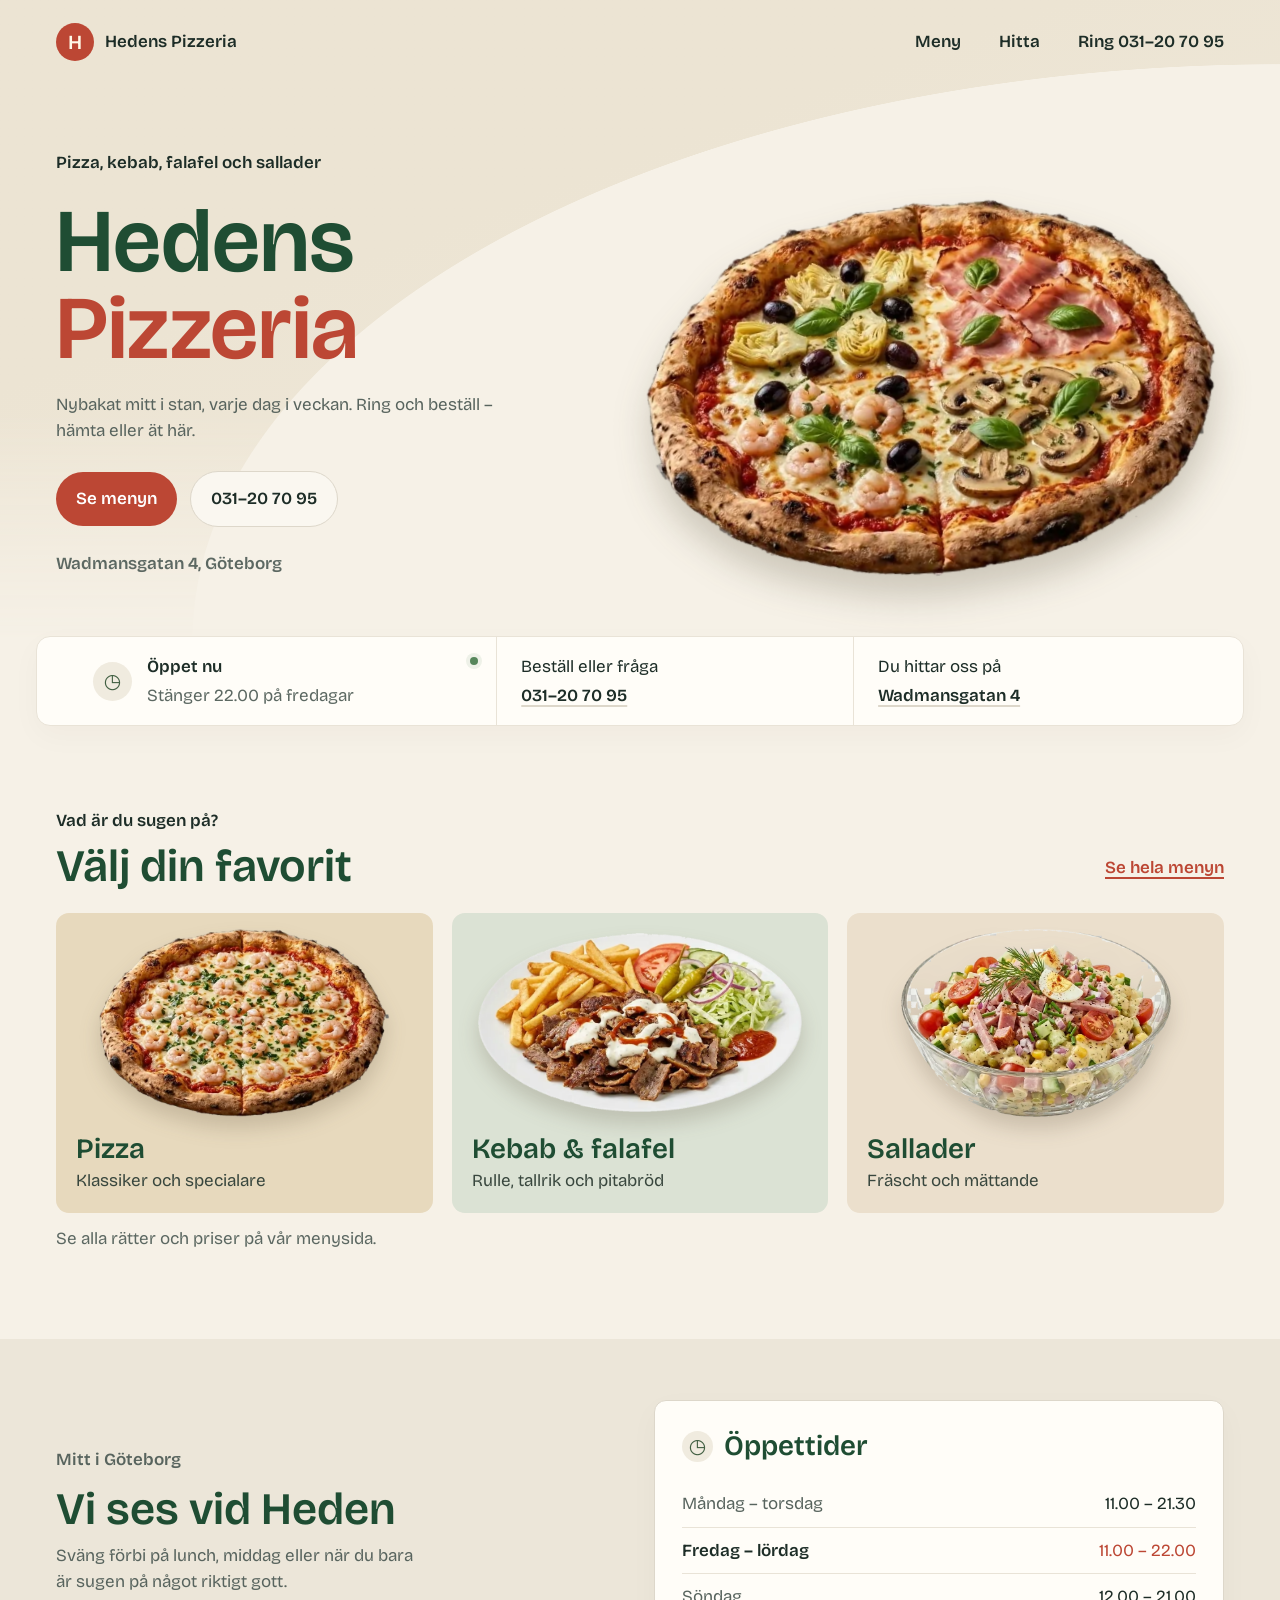
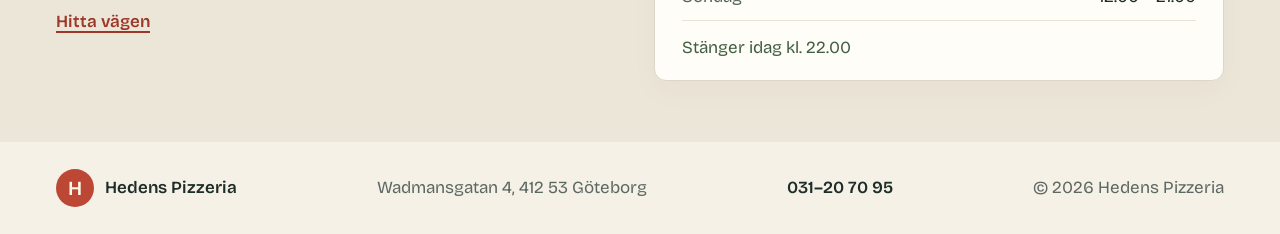
<file: index.html>
<!doctype html>
<html lang="sv">
<head>
  <meta charset="utf-8">
  <meta name="viewport" content="width=device-width, initial-scale=1">
  <meta name="color-scheme" content="light dark">
  <meta name="theme-color" content="#f6f1e7" media="(prefers-color-scheme: light)">
  <meta name="theme-color" content="#151d19" media="(prefers-color-scheme: dark)">
  <title>Hedens Pizzeria — pizza, kebab och falafel i Göteborg</title>
  <meta name="description" content="Hedens Pizzeria på Wadmansgatan 4 i Göteborg. Pizza, kebab, falafel och sallader. Ring 031-20 70 95 och beställ.">
  <meta property="og:type" content="website">
  <meta property="og:locale" content="sv_SE">
  <meta property="og:site_name" content="Hedens Pizzeria">
  <meta property="og:title" content="Hedens Pizzeria — Göteborg">
  <meta property="og:description" content="Pizza, kebab, falafel och sallader på Wadmansgatan 4 i Göteborg. Ring 031-20 70 95.">
  <link rel="canonical" href="https://joachimjohansson.github.io/heden/">
  <meta property="og:url" content="https://joachimjohansson.github.io/heden/">
  <meta property="og:image" content="https://joachimjohansson.github.io/heden/assets/dela.jpg">
  <meta property="og:image:width" content="1200">
  <meta property="og:image:height" content="630">
  <link rel="icon" href="assets/favicon.svg" type="image/svg+xml">
  <link rel="preload" href="assets/fonts/bricolage-grotesque-latin.woff2" as="font" type="font/woff2" crossorigin>
  <link rel="stylesheet" href="styles.css?v=20261116-1">
  <script src="app.js?v=20261026-1" defer></script>

  <!-- Uppgifter till Google (adress, telefon, öppettider).
       Ändras öppettiderna: uppdatera både här och i öppettidskortet längre ner. -->
  <script type="application/ld+json">
  {
    "@context": "https://schema.org",
    "@type": "Restaurant",
    "name": "Hedens Pizzeria",
    "url": "https://joachimjohansson.github.io/heden/",
    "image": "https://joachimjohansson.github.io/heden/assets/dela.jpg",
    "telephone": "+46 31 20 70 95",
    "servesCuisine": ["Pizza", "Kebab", "Falafel"],
    "priceRange": "110–149 kr",
    "hasMenu": "https://joachimjohansson.github.io/heden/menu.html",
    "acceptsReservations": false,
    "address": {
      "@type": "PostalAddress",
      "streetAddress": "Wadmansgatan 4",
      "postalCode": "412 53",
      "addressLocality": "Göteborg",
      "addressCountry": "SE"
    },
    "openingHoursSpecification": [
      { "@type": "OpeningHoursSpecification", "dayOfWeek": ["Monday", "Tuesday", "Wednesday", "Thursday"], "opens": "11:00", "closes": "21:30" },
      { "@type": "OpeningHoursSpecification", "dayOfWeek": ["Friday", "Saturday"], "opens": "11:00", "closes": "22:00" },
      { "@type": "OpeningHoursSpecification", "dayOfWeek": "Sunday", "opens": "12:00", "closes": "21:00" }
    ]
  }
  </script>
</head>
<body>
  <header class="topbar">
    <a class="brand" href="#hem" aria-label="Hedens Pizzeria, till startsidan">
      <span class="brand-mark" aria-hidden="true">H</span>
      <span>Hedens Pizzeria</span>
    </a>
    <nav class="main-nav" aria-label="Huvudmeny">
      <a href="menu.html">Meny</a>
      <a href="#hitta-hit">Hitta</a>
      <a class="nav-phone" href="tel:+4631207095">Ring 031–20 70 95</a>
    </nav>
  </header>

  <main id="hem">
    <section class="hero">
      <div class="hero-copy">
        <p class="eyebrow">Pizza, kebab, falafel och sallader</p>
        <h1>Hedens <br><em>Pizzeria</em></h1>
        <!-- Öppetstatus direkt under rubriken på mobilen (på datorn står den i snabbinfon) -->
        <a class="hero-status" href="#hitta-hit">
          <span id="hero-dot" class="status-dot" aria-hidden="true"></span>
          <span id="hero-status-text">Se öppettiderna längre ner</span>
        </a>
        <p class="intro">Nybakat mitt i stan, varje dag i veckan. Ring och beställ – hämta eller ät här.</p>
        <div class="hero-actions">
          <a class="button button-primary" href="menu.html">Se menyn</a>
          <a class="button button-phone" href="tel:+4631207095">031–20 70 95</a>
        </div>
        <p class="address-line">Wadmansgatan 4, Göteborg</p>
      </div>
      <div class="hero-art">
        <picture><source srcset="assets/pizza-hero.avif" type="image/avif"><img class="pizza-art" src="assets/pizza-hero.webp" fetchpriority="high" width="819" height="538" alt="Quattro stagioni med skinka, champinjoner, räkor och kronärtskocka"></picture>
      </div>
    </section>

    <section class="quick-info" aria-label="Öppettider och kontakt">
      <div class="status-card">
        <span class="status-icon" aria-hidden="true">◷</span>
        <div>
          <div id="open-status" class="status-title">Se öppettider nedan</div>
          <div id="today-hours" class="status-subtitle">Dagens öppettider</div>
        </div>
        <span id="open-dot" class="live-dot" aria-hidden="true"></span>
      </div>
      <a class="info-card" href="tel:+4631207095">
        <span><span class="info-label">Beställ eller fråga</span><b>031–20 70 95</b></span>
      </a>
      <a class="info-card" href="https://maps.google.com/?q=Wadmansgatan+4,+412+53+Göteborg" target="_blank" rel="noreferrer">
        <span><span class="info-label">Du hittar oss på</span><b>Wadmansgatan 4</b></span>
      </a>
    </section>

    <section class="menu-section" id="menyer">
      <div class="section-heading">
        <div>
          <p class="eyebrow">Vad är du sugen på?</p>
          <h2>Välj din favorit</h2>
        </div>
        <a class="all-menus-link" href="menu.html">Se hela menyn</a>
      </div>
      <div class="menu-grid">
        <a class="menu-card menu-pizza" href="menu.html#pizza" aria-label="Visa pizzamenyn">
          <picture><source srcset="assets/pizza-kort.avif" type="image/avif"><img class="food-illustration" src="assets/pizza-kort.webp" width="800" height="518" alt="" loading="lazy"></picture>
          <div class="menu-card-bottom"><span><h3>Pizza</h3><p>Klassiker och specialare</p></span></div>
        </a>
        <a class="menu-card menu-kebab" href="menu.html#kebab" aria-label="Visa menyn för kebab och falafel">
          <picture><source srcset="assets/kebab-kort.avif" type="image/avif"><img class="food-illustration" src="assets/kebab-kort.webp" width="800" height="442" alt="" loading="lazy"></picture>
          <div class="menu-card-bottom"><span><h3>Kebab &amp; falafel</h3><p>Rulle, tallrik och pitabröd</p></span></div>
        </a>
        <a class="menu-card menu-salad" href="menu.html#sallad" aria-label="Visa salladsmenyn">
          <picture><source srcset="assets/sallad-kort.avif" type="image/avif"><img class="food-illustration" src="assets/sallad-kort.webp" width="800" height="557" alt="" loading="lazy"></picture>
          <div class="menu-card-bottom"><span><h3>Sallader</h3><p>Fräscht och mättande</p></span></div>
        </a>
      </div>
      <p class="menu-note">Se alla rätter och priser på vår menysida.</p>
    </section>

    <section class="visit-section" id="hitta-hit">
      <div class="visit-copy">
        <p class="eyebrow">Mitt i Göteborg</p>
        <h2>Vi ses vid Heden</h2>
        <p>Sväng förbi på lunch, middag eller när du bara är sugen på något riktigt gott.</p>
        <a class="text-link" href="https://maps.google.com/?q=Wadmansgatan+4,+412+53+Göteborg" target="_blank" rel="noreferrer">Hitta vägen</a>
      </div>

      <!-- ÖPPETTIDER — det här är stället att ändra dem på.
           data-days: veckodagar som raden gäller (1 = måndag … 6 = lördag, 0 = söndag).
           Tiden skrivs som "11.00 – 21.30"; app.js läser den och räknar ut "Öppet just nu".
           data-closed: dagar då ni håller stängt, t.ex. "2026-12-24, 2026-12-25".
           Glöm inte att även uppdatera öppettiderna för Google högst upp i filen. -->
      <div class="hours-card" data-closed="">
        <div class="hours-title"><span class="hours-clock" aria-hidden="true">◷</span><h3>Öppettider</h3></div>
        <div class="hours-row" data-days="1,2,3,4"><span>Måndag – torsdag</span><b>11.00 – 21.30</b></div>
        <div class="hours-row" data-days="5,6"><span>Fredag – lördag</span><b>11.00 – 22.00</b></div>
        <div class="hours-row" data-days="0"><span>Söndag</span><b>12.00 – 21.00</b></div>
        <div id="closing-note" class="closing-note"></div>
      </div>
    </section>
  </main>

  <a class="mobile-call-bar" href="tel:+4631207095">Ring 031–20 70 95</a>

  <footer class="footer">
    <a class="brand footer-brand" href="#hem"><span class="brand-mark" aria-hidden="true">H</span><span>Hedens Pizzeria</span></a>
    <span>Wadmansgatan 4, 412 53 Göteborg</span>
    <a href="tel:+4631207095">031–20 70 95</a>
    <span>© <span class="year">2026</span> Hedens Pizzeria</span>
  </footer>
</body>
</html>
</file>
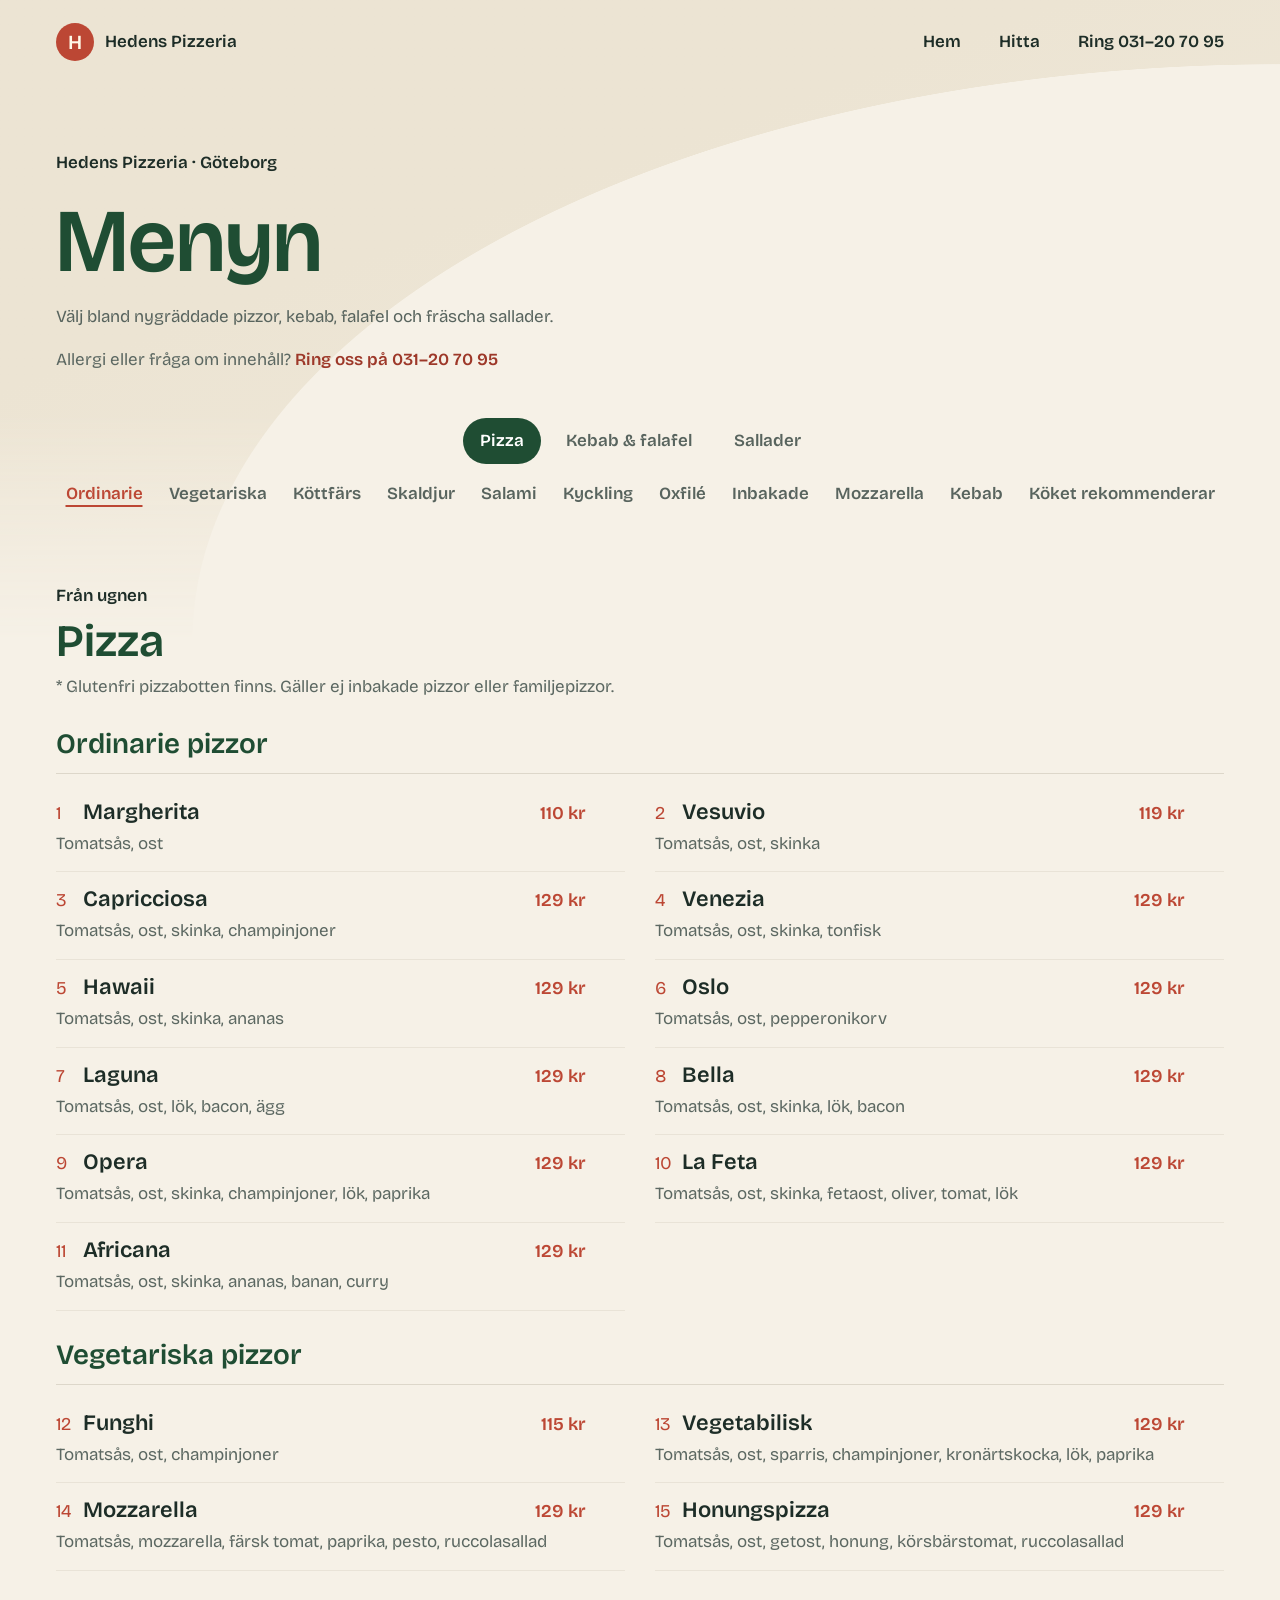
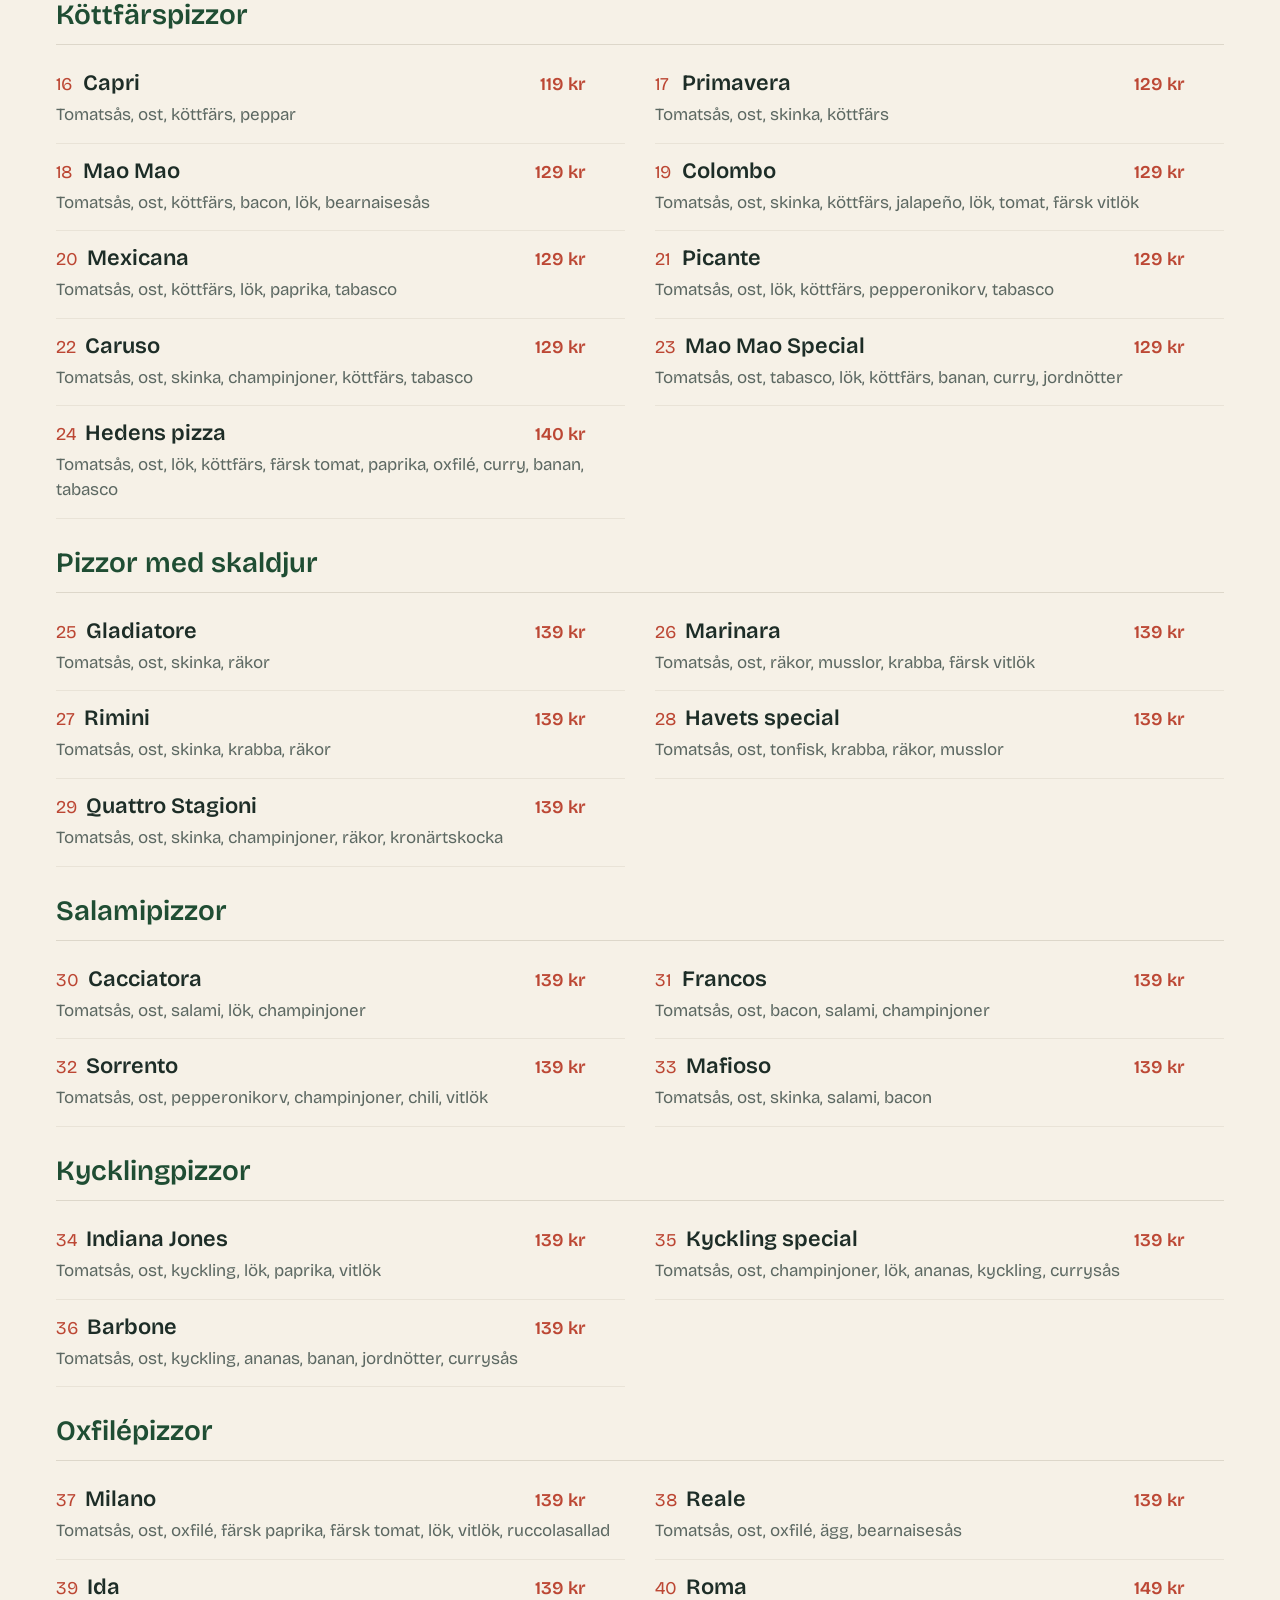
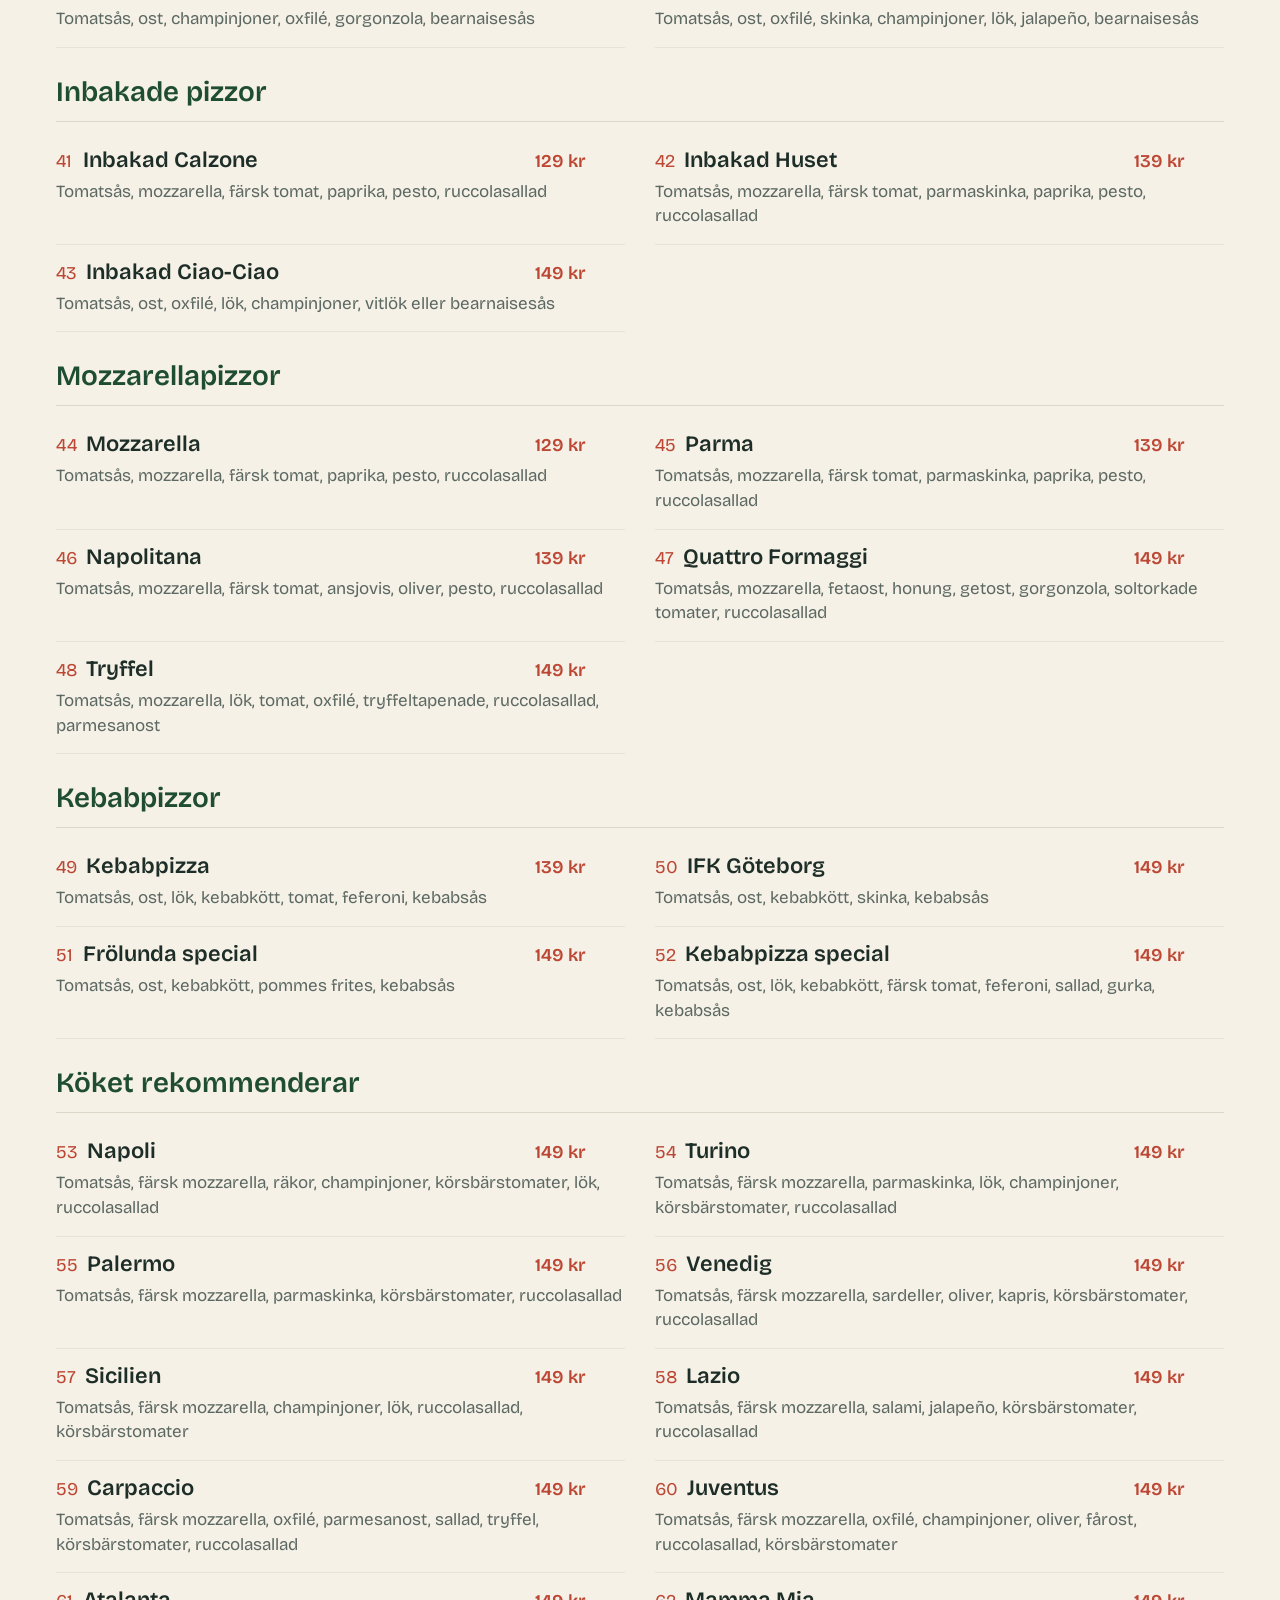
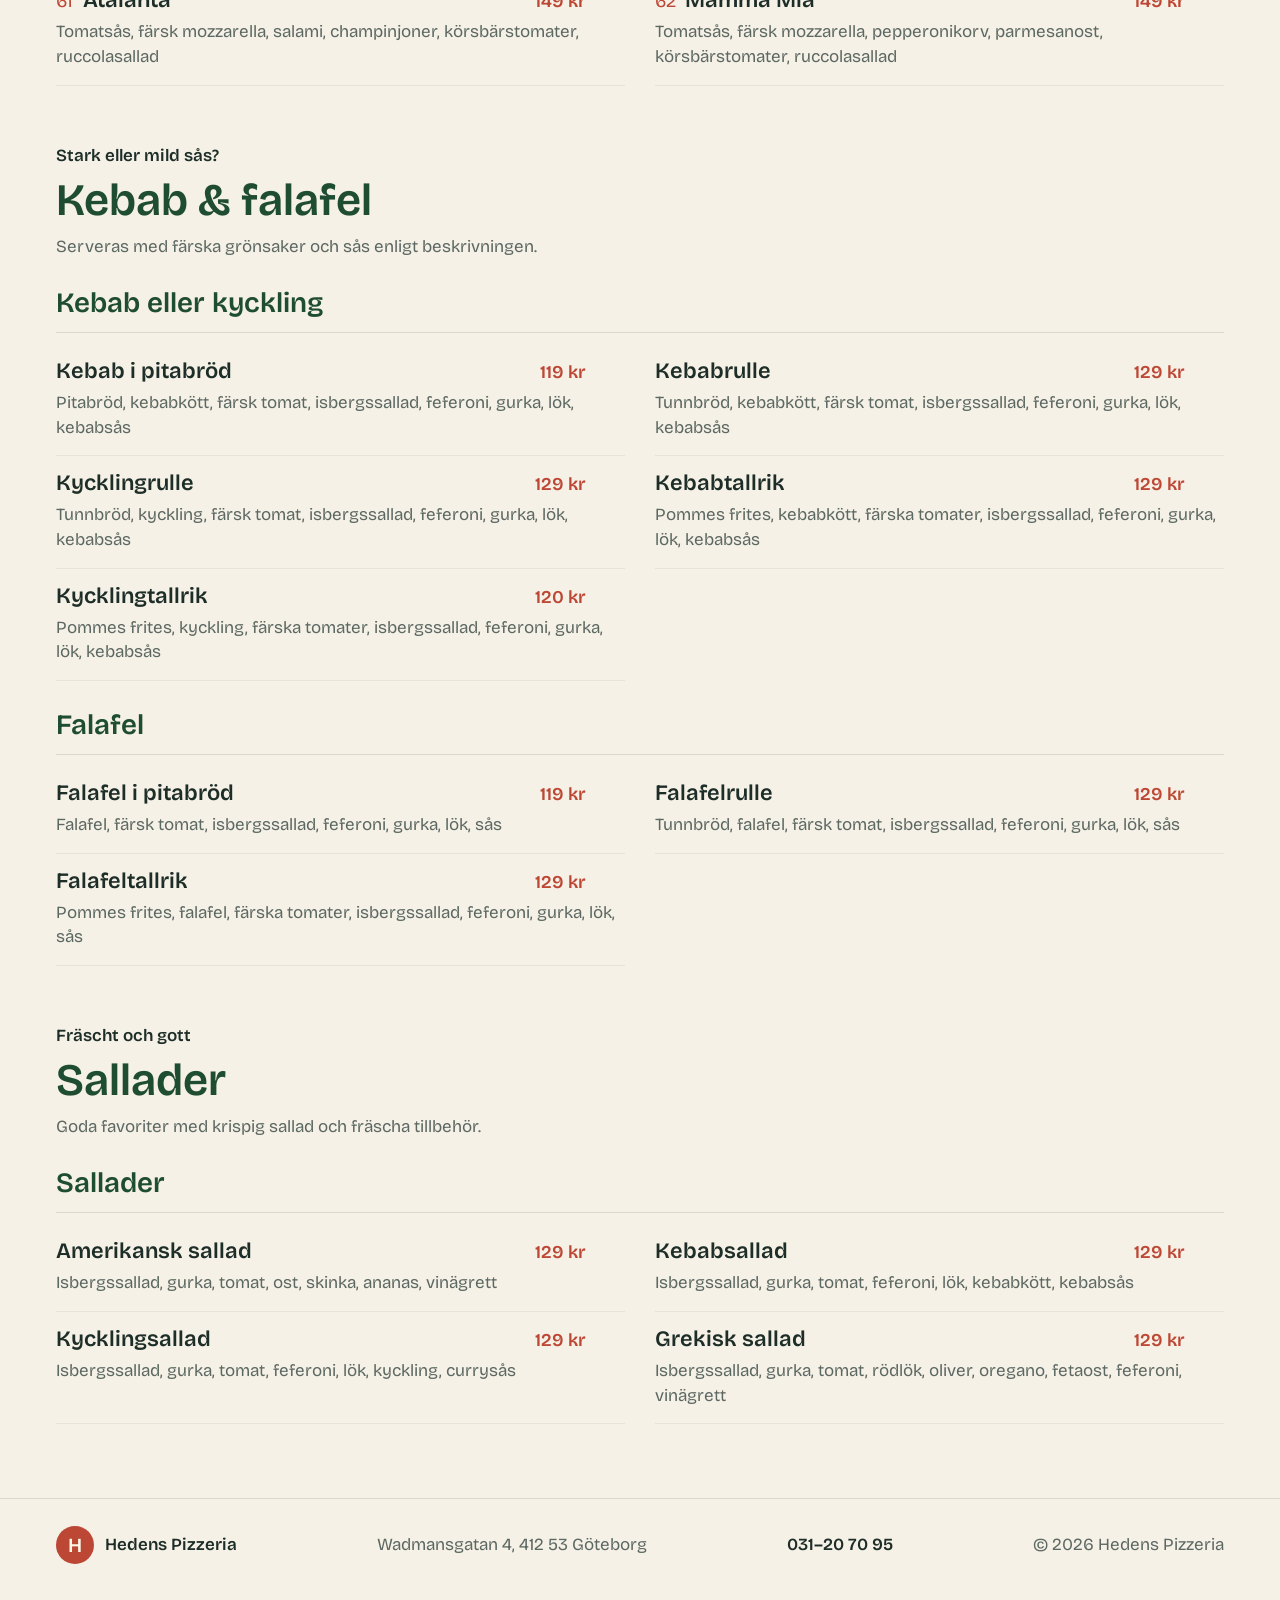
<file: menu.html>
<!doctype html>
<html lang="sv">
<head>
  <meta charset="utf-8">
  <meta name="viewport" content="width=device-width, initial-scale=1">
  <meta name="color-scheme" content="light dark">
  <meta name="theme-color" content="#f6f1e7" media="(prefers-color-scheme: light)">
  <meta name="theme-color" content="#151d19" media="(prefers-color-scheme: dark)">
  <title>Meny — Hedens Pizzeria Göteborg</title>
  <meta name="description" content="Hedens Pizzerias meny: pizza, kebab, falafel och sallader med priser. Wadmansgatan 4, Göteborg. Ring 031-20 70 95.">
  <meta property="og:type" content="website">
  <meta property="og:locale" content="sv_SE">
  <meta property="og:site_name" content="Hedens Pizzeria">
  <meta property="og:title" content="Meny — Hedens Pizzeria">
  <meta property="og:description" content="Pizza, kebab, falafel och sallader på Wadmansgatan 4 i Göteborg.">
  <link rel="canonical" href="https://joachimjohansson.github.io/heden/menu.html">
  <meta property="og:url" content="https://joachimjohansson.github.io/heden/menu.html">
  <meta property="og:image" content="https://joachimjohansson.github.io/heden/assets/dela.jpg">
  <meta property="og:image:width" content="1200">
  <meta property="og:image:height" content="630">
  <link rel="icon" href="assets/favicon.svg" type="image/svg+xml">
  <link rel="preload" href="assets/fonts/bricolage-grotesque-latin.woff2" as="font" type="font/woff2" crossorigin>
  <link rel="stylesheet" href="styles.css?v=20261116-1">
  <link rel="stylesheet" href="menu.css?v=20261116-1">
  <script src="menu.js?v=20261025-3" defer></script>
  <script src="minneslista.js?v=20261115-2" defer></script>
</head>
<body class="menu-page">
  <header class="topbar">
    <a class="brand" href="index.html" aria-label="Hedens Pizzeria, till startsidan">
      <span class="brand-mark" aria-hidden="true">H</span>
      <span>Hedens Pizzeria</span>
    </a>
    <nav class="main-nav" aria-label="Huvudmeny">
      <a href="index.html">Hem</a>
      <a href="index.html#hitta-hit">Hitta</a>
      <a class="nav-phone" href="tel:+4631207095">Ring 031–20 70 95</a>
    </nav>
  </header>

  <main>
    <section class="menu-hero">
      <p class="eyebrow">Hedens Pizzeria · Göteborg</p>
      <h1>Menyn</h1>
      <p>Välj bland nygräddade pizzor, kebab, falafel och fräscha sallader.</p>
      <p class="menu-callout">Allergi eller fråga om innehåll? <a href="tel:+4631207095">Ring oss på 031–20 70 95</a></p>
    </section>

    <!-- Flikarna högst upp. Översta raden är huvudkategorierna, raden under
         visar underkategorierna för den del av menyn man just tittar på.
         Siffrorna (antal rätter) räknas ut automatiskt av menu.js. -->
    <nav class="menu-tabs" aria-label="Menysektioner">
      <div class="menu-tabs-main">
        <a href="#pizza" data-section="pizza">Pizza</a>
        <a href="#kebab" data-section="kebab">Kebab &amp; falafel</a>
        <a href="#sallad" data-section="sallad">Sallader</a>
      </div>
      <div class="menu-tabs-subs">
        <div class="menu-tabs-sub" data-section="pizza">
          <a href="#ordinarie-pizzor">Ordinarie</a>
          <a href="#vegetariska-pizzor">Vegetariska</a>
          <a href="#kottfarspizzor">Köttfärs</a>
          <a href="#pizzor-med-skaldjur">Skaldjur</a>
          <a href="#salamipizzor">Salami</a>
          <a href="#kycklingpizzor">Kyckling</a>
          <a href="#oxfilepizzor">Oxfilé</a>
          <a href="#inbakade-pizzor">Inbakade</a>
          <a href="#mozzarellapizzor">Mozzarella</a>
          <a href="#kebabpizzor">Kebab</a>
          <a href="#koket-rekommenderar">Köket rekommenderar</a>
        </div>
        <div class="menu-tabs-sub" data-section="kebab" hidden>
          <a href="#kebab-eller-kyckling">Kebab eller kyckling</a>
          <a href="#falafel">Falafel</a>
        </div>
        <div class="menu-tabs-sub" data-section="sallad" hidden>
          <a href="#sallader">Sallader</a>
        </div>
      </div>
    </nav>

    <!-- Själva menyn. Varje rätt är ett <article class="dish-card">:
         nummer, namn, pris och ingredienser. Kopiera ett befintligt kort
         när du lägger till en ny rätt. -->
    <div class="menu-content">
      <section class="food-section" id="pizza">
        <div class="food-section-heading">
          <p class="eyebrow">Från ugnen</p>
          <h2>Pizza</h2>
          <p>* Glutenfri pizzabotten finns. Gäller ej inbakade pizzor eller familjepizzor.</p>
        </div>

        <section class="menu-group" id="ordinarie-pizzor">
          <h3>Ordinarie pizzor</h3>
          <div class="dish-grid">
            <article class="dish-card">
              <div class="dish-heading"><span class="dish-number">1</span><h4>Margherita</h4><span class="dish-price">110 kr</span></div>
              <p>Tomatsås, ost</p>
            </article>
            <article class="dish-card">
              <div class="dish-heading"><span class="dish-number">2</span><h4>Vesuvio</h4><span class="dish-price">119 kr</span></div>
              <p>Tomatsås, ost, skinka</p>
            </article>
            <article class="dish-card">
              <div class="dish-heading"><span class="dish-number">3</span><h4>Capricciosa</h4><span class="dish-price">129 kr</span></div>
              <p>Tomatsås, ost, skinka, champinjoner</p>
            </article>
            <article class="dish-card">
              <div class="dish-heading"><span class="dish-number">4</span><h4>Venezia</h4><span class="dish-price">129 kr</span></div>
              <p>Tomatsås, ost, skinka, tonfisk</p>
            </article>
            <article class="dish-card">
              <div class="dish-heading"><span class="dish-number">5</span><h4>Hawaii</h4><span class="dish-price">129 kr</span></div>
              <p>Tomatsås, ost, skinka, ananas</p>
            </article>
            <article class="dish-card">
              <div class="dish-heading"><span class="dish-number">6</span><h4>Oslo</h4><span class="dish-price">129 kr</span></div>
              <p>Tomatsås, ost, pepperonikorv</p>
            </article>
            <article class="dish-card">
              <div class="dish-heading"><span class="dish-number">7</span><h4>Laguna</h4><span class="dish-price">129 kr</span></div>
              <p>Tomatsås, ost, lök, bacon, ägg</p>
            </article>
            <article class="dish-card">
              <div class="dish-heading"><span class="dish-number">8</span><h4>Bella</h4><span class="dish-price">129 kr</span></div>
              <p>Tomatsås, ost, skinka, lök, bacon</p>
            </article>
            <article class="dish-card">
              <div class="dish-heading"><span class="dish-number">9</span><h4>Opera</h4><span class="dish-price">129 kr</span></div>
              <p>Tomatsås, ost, skinka, champinjoner, lök, paprika</p>
            </article>
            <article class="dish-card">
              <div class="dish-heading"><span class="dish-number">10</span><h4>La Feta</h4><span class="dish-price">129 kr</span></div>
              <p>Tomatsås, ost, skinka, fetaost, oliver, tomat, lök</p>
            </article>
            <article class="dish-card">
              <div class="dish-heading"><span class="dish-number">11</span><h4>Africana</h4><span class="dish-price">129 kr</span></div>
              <p>Tomatsås, ost, skinka, ananas, banan, curry</p>
            </article>
          </div>
        </section>

        <section class="menu-group" id="vegetariska-pizzor">
          <h3>Vegetariska pizzor</h3>
          <div class="dish-grid">
            <article class="dish-card">
              <div class="dish-heading"><span class="dish-number">12</span><h4>Funghi</h4><span class="dish-price">115 kr</span></div>
              <p>Tomatsås, ost, champinjoner</p>
            </article>
            <article class="dish-card">
              <div class="dish-heading"><span class="dish-number">13</span><h4>Vegetabilisk</h4><span class="dish-price">129 kr</span></div>
              <p>Tomatsås, ost, sparris, champinjoner, kronärtskocka, lök, paprika</p>
            </article>
            <article class="dish-card">
              <div class="dish-heading"><span class="dish-number">14</span><h4>Mozzarella</h4><span class="dish-price">129 kr</span></div>
              <p>Tomatsås, mozzarella, färsk tomat, paprika, pesto, ruccolasallad</p>
            </article>
            <article class="dish-card">
              <div class="dish-heading"><span class="dish-number">15</span><h4>Honungspizza</h4><span class="dish-price">129 kr</span></div>
              <p>Tomatsås, ost, getost, honung, körsbärstomat, ruccolasallad</p>
            </article>
          </div>
        </section>

        <section class="menu-group" id="kottfarspizzor">
          <h3>Köttfärspizzor</h3>
          <div class="dish-grid">
            <article class="dish-card">
              <div class="dish-heading"><span class="dish-number">16</span><h4>Capri</h4><span class="dish-price">119 kr</span></div>
              <p>Tomatsås, ost, köttfärs, peppar</p>
            </article>
            <article class="dish-card">
              <div class="dish-heading"><span class="dish-number">17</span><h4>Primavera</h4><span class="dish-price">129 kr</span></div>
              <p>Tomatsås, ost, skinka, köttfärs</p>
            </article>
            <article class="dish-card">
              <div class="dish-heading"><span class="dish-number">18</span><h4>Mao Mao</h4><span class="dish-price">129 kr</span></div>
              <p>Tomatsås, ost, köttfärs, bacon, lök, bearnaisesås</p>
            </article>
            <article class="dish-card">
              <div class="dish-heading"><span class="dish-number">19</span><h4>Colombo</h4><span class="dish-price">129 kr</span></div>
              <p>Tomatsås, ost, skinka, köttfärs, jalapeño, lök, tomat, färsk vitlök</p>
            </article>
            <article class="dish-card">
              <div class="dish-heading"><span class="dish-number">20</span><h4>Mexicana</h4><span class="dish-price">129 kr</span></div>
              <p>Tomatsås, ost, köttfärs, lök, paprika, tabasco</p>
            </article>
            <article class="dish-card">
              <div class="dish-heading"><span class="dish-number">21</span><h4>Picante</h4><span class="dish-price">129 kr</span></div>
              <p>Tomatsås, ost, lök, köttfärs, pepperonikorv, tabasco</p>
            </article>
            <article class="dish-card">
              <div class="dish-heading"><span class="dish-number">22</span><h4>Caruso</h4><span class="dish-price">129 kr</span></div>
              <p>Tomatsås, ost, skinka, champinjoner, köttfärs, tabasco</p>
            </article>
            <article class="dish-card">
              <div class="dish-heading"><span class="dish-number">23</span><h4>Mao Mao Special</h4><span class="dish-price">129 kr</span></div>
              <p>Tomatsås, ost, tabasco, lök, köttfärs, banan, curry, jordnötter</p>
            </article>
            <article class="dish-card">
              <div class="dish-heading"><span class="dish-number">24</span><h4>Hedens pizza</h4><span class="dish-price">140 kr</span></div>
              <p>Tomatsås, ost, lök, köttfärs, färsk tomat, paprika, oxfilé, curry, banan, tabasco</p>
            </article>
          </div>
        </section>

        <section class="menu-group" id="pizzor-med-skaldjur">
          <h3>Pizzor med skaldjur</h3>
          <div class="dish-grid">
            <article class="dish-card">
              <div class="dish-heading"><span class="dish-number">25</span><h4>Gladiatore</h4><span class="dish-price">139 kr</span></div>
              <p>Tomatsås, ost, skinka, räkor</p>
            </article>
            <article class="dish-card">
              <div class="dish-heading"><span class="dish-number">26</span><h4>Marinara</h4><span class="dish-price">139 kr</span></div>
              <p>Tomatsås, ost, räkor, musslor, krabba, färsk vitlök</p>
            </article>
            <article class="dish-card">
              <div class="dish-heading"><span class="dish-number">27</span><h4>Rimini</h4><span class="dish-price">139 kr</span></div>
              <p>Tomatsås, ost, skinka, krabba, räkor</p>
            </article>
            <article class="dish-card">
              <div class="dish-heading"><span class="dish-number">28</span><h4>Havets special</h4><span class="dish-price">139 kr</span></div>
              <p>Tomatsås, ost, tonfisk, krabba, räkor, musslor</p>
            </article>
            <article class="dish-card">
              <div class="dish-heading"><span class="dish-number">29</span><h4>Quattro Stagioni</h4><span class="dish-price">139 kr</span></div>
              <p>Tomatsås, ost, skinka, champinjoner, räkor, kronärtskocka</p>
            </article>
          </div>
        </section>

        <section class="menu-group" id="salamipizzor">
          <h3>Salamipizzor</h3>
          <div class="dish-grid">
            <article class="dish-card">
              <div class="dish-heading"><span class="dish-number">30</span><h4>Cacciatora</h4><span class="dish-price">139 kr</span></div>
              <p>Tomatsås, ost, salami, lök, champinjoner</p>
            </article>
            <article class="dish-card">
              <div class="dish-heading"><span class="dish-number">31</span><h4>Francos</h4><span class="dish-price">139 kr</span></div>
              <p>Tomatsås, ost, bacon, salami, champinjoner</p>
            </article>
            <article class="dish-card">
              <div class="dish-heading"><span class="dish-number">32</span><h4>Sorrento</h4><span class="dish-price">139 kr</span></div>
              <p>Tomatsås, ost, pepperonikorv, champinjoner, chili, vitlök</p>
            </article>
            <article class="dish-card">
              <div class="dish-heading"><span class="dish-number">33</span><h4>Mafioso</h4><span class="dish-price">139 kr</span></div>
              <p>Tomatsås, ost, skinka, salami, bacon</p>
            </article>
          </div>
        </section>

        <section class="menu-group" id="kycklingpizzor">
          <h3>Kycklingpizzor</h3>
          <div class="dish-grid">
            <article class="dish-card">
              <div class="dish-heading"><span class="dish-number">34</span><h4>Indiana Jones</h4><span class="dish-price">139 kr</span></div>
              <p>Tomatsås, ost, kyckling, lök, paprika, vitlök</p>
            </article>
            <article class="dish-card">
              <div class="dish-heading"><span class="dish-number">35</span><h4>Kyckling special</h4><span class="dish-price">139 kr</span></div>
              <p>Tomatsås, ost, champinjoner, lök, ananas, kyckling, currysås</p>
            </article>
            <article class="dish-card">
              <div class="dish-heading"><span class="dish-number">36</span><h4>Barbone</h4><span class="dish-price">139 kr</span></div>
              <p>Tomatsås, ost, kyckling, ananas, banan, jordnötter, currysås</p>
            </article>
          </div>
        </section>

        <section class="menu-group" id="oxfilepizzor">
          <h3>Oxfilépizzor</h3>
          <div class="dish-grid">
            <article class="dish-card">
              <div class="dish-heading"><span class="dish-number">37</span><h4>Milano</h4><span class="dish-price">139 kr</span></div>
              <p>Tomatsås, ost, oxfilé, färsk paprika, färsk tomat, lök, vitlök, ruccolasallad</p>
            </article>
            <article class="dish-card">
              <div class="dish-heading"><span class="dish-number">38</span><h4>Reale</h4><span class="dish-price">139 kr</span></div>
              <p>Tomatsås, ost, oxfilé, ägg, bearnaisesås</p>
            </article>
            <article class="dish-card">
              <div class="dish-heading"><span class="dish-number">39</span><h4>Ida</h4><span class="dish-price">139 kr</span></div>
              <p>Tomatsås, ost, champinjoner, oxfilé, gorgonzola, bearnaisesås</p>
            </article>
            <article class="dish-card">
              <div class="dish-heading"><span class="dish-number">40</span><h4>Roma</h4><span class="dish-price">149 kr</span></div>
              <p>Tomatsås, ost, oxfilé, skinka, champinjoner, lök, jalapeño, bearnaisesås</p>
            </article>
          </div>
        </section>

        <section class="menu-group" id="inbakade-pizzor">
          <h3>Inbakade pizzor</h3>
          <div class="dish-grid">
            <article class="dish-card">
              <div class="dish-heading"><span class="dish-number">41</span><h4>Inbakad Calzone</h4><span class="dish-price">129 kr</span></div>
              <p>Tomatsås, mozzarella, färsk tomat, paprika, pesto, ruccolasallad</p>
            </article>
            <article class="dish-card">
              <div class="dish-heading"><span class="dish-number">42</span><h4>Inbakad Huset</h4><span class="dish-price">139 kr</span></div>
              <p>Tomatsås, mozzarella, färsk tomat, parmaskinka, paprika, pesto, ruccolasallad</p>
            </article>
            <article class="dish-card">
              <div class="dish-heading"><span class="dish-number">43</span><h4>Inbakad Ciao-Ciao</h4><span class="dish-price">149 kr</span></div>
              <p>Tomatsås, ost, oxfilé, lök, champinjoner, vitlök eller bearnaisesås</p>
            </article>
          </div>
        </section>

        <section class="menu-group" id="mozzarellapizzor">
          <h3>Mozzarellapizzor</h3>
          <div class="dish-grid">
            <article class="dish-card">
              <div class="dish-heading"><span class="dish-number">44</span><h4>Mozzarella</h4><span class="dish-price">129 kr</span></div>
              <p>Tomatsås, mozzarella, färsk tomat, paprika, pesto, ruccolasallad</p>
            </article>
            <article class="dish-card">
              <div class="dish-heading"><span class="dish-number">45</span><h4>Parma</h4><span class="dish-price">139 kr</span></div>
              <p>Tomatsås, mozzarella, färsk tomat, parmaskinka, paprika, pesto, ruccolasallad</p>
            </article>
            <article class="dish-card">
              <div class="dish-heading"><span class="dish-number">46</span><h4>Napolitana</h4><span class="dish-price">139 kr</span></div>
              <p>Tomatsås, mozzarella, färsk tomat, ansjovis, oliver, pesto, ruccolasallad</p>
            </article>
            <article class="dish-card">
              <div class="dish-heading"><span class="dish-number">47</span><h4>Quattro Formaggi</h4><span class="dish-price">149 kr</span></div>
              <p>Tomatsås, mozzarella, fetaost, honung, getost, gorgonzola, soltorkade tomater, ruccolasallad</p>
            </article>
            <article class="dish-card">
              <div class="dish-heading"><span class="dish-number">48</span><h4>Tryffel</h4><span class="dish-price">149 kr</span></div>
              <p>Tomatsås, mozzarella, lök, tomat, oxfilé, tryffeltapenade, ruccolasallad, parmesanost</p>
            </article>
          </div>
        </section>

        <section class="menu-group" id="kebabpizzor">
          <h3>Kebabpizzor</h3>
          <div class="dish-grid">
            <article class="dish-card">
              <div class="dish-heading"><span class="dish-number">49</span><h4>Kebabpizza</h4><span class="dish-price">139 kr</span></div>
              <p>Tomatsås, ost, lök, kebabkött, tomat, feferoni, kebabsås</p>
            </article>
            <article class="dish-card">
              <div class="dish-heading"><span class="dish-number">50</span><h4>IFK Göteborg</h4><span class="dish-price">149 kr</span></div>
              <p>Tomatsås, ost, kebabkött, skinka, kebabsås</p>
            </article>
            <article class="dish-card">
              <div class="dish-heading"><span class="dish-number">51</span><h4>Frölunda special</h4><span class="dish-price">149 kr</span></div>
              <p>Tomatsås, ost, kebabkött, pommes frites, kebabsås</p>
            </article>
            <article class="dish-card">
              <div class="dish-heading"><span class="dish-number">52</span><h4>Kebabpizza special</h4><span class="dish-price">149 kr</span></div>
              <p>Tomatsås, ost, lök, kebabkött, färsk tomat, feferoni, sallad, gurka, kebabsås</p>
            </article>
          </div>
        </section>

        <section class="menu-group" id="koket-rekommenderar">
          <h3>Köket rekommenderar</h3>
          <div class="dish-grid">
            <article class="dish-card">
              <div class="dish-heading"><span class="dish-number">53</span><h4>Napoli</h4><span class="dish-price">149 kr</span></div>
              <p>Tomatsås, färsk mozzarella, räkor, champinjoner, körsbärstomater, lök, ruccolasallad</p>
            </article>
            <article class="dish-card">
              <div class="dish-heading"><span class="dish-number">54</span><h4>Turino</h4><span class="dish-price">149 kr</span></div>
              <p>Tomatsås, färsk mozzarella, parmaskinka, lök, champinjoner, körsbärstomater, ruccolasallad</p>
            </article>
            <article class="dish-card">
              <div class="dish-heading"><span class="dish-number">55</span><h4>Palermo</h4><span class="dish-price">149 kr</span></div>
              <p>Tomatsås, färsk mozzarella, parmaskinka, körsbärstomater, ruccolasallad</p>
            </article>
            <article class="dish-card">
              <div class="dish-heading"><span class="dish-number">56</span><h4>Venedig</h4><span class="dish-price">149 kr</span></div>
              <p>Tomatsås, färsk mozzarella, sardeller, oliver, kapris, körsbärstomater, ruccolasallad</p>
            </article>
            <article class="dish-card">
              <div class="dish-heading"><span class="dish-number">57</span><h4>Sicilien</h4><span class="dish-price">149 kr</span></div>
              <p>Tomatsås, färsk mozzarella, champinjoner, lök, ruccolasallad, körsbärstomater</p>
            </article>
            <article class="dish-card">
              <div class="dish-heading"><span class="dish-number">58</span><h4>Lazio</h4><span class="dish-price">149 kr</span></div>
              <p>Tomatsås, färsk mozzarella, salami, jalapeño, körsbärstomater, ruccolasallad</p>
            </article>
            <article class="dish-card">
              <div class="dish-heading"><span class="dish-number">59</span><h4>Carpaccio</h4><span class="dish-price">149 kr</span></div>
              <p>Tomatsås, färsk mozzarella, oxfilé, parmesanost, sallad, tryffel, körsbärstomater, ruccolasallad</p>
            </article>
            <article class="dish-card">
              <div class="dish-heading"><span class="dish-number">60</span><h4>Juventus</h4><span class="dish-price">149 kr</span></div>
              <p>Tomatsås, färsk mozzarella, oxfilé, champinjoner, oliver, fårost, ruccolasallad, körsbärstomater</p>
            </article>
            <article class="dish-card">
              <div class="dish-heading"><span class="dish-number">61</span><h4>Atalanta</h4><span class="dish-price">149 kr</span></div>
              <p>Tomatsås, färsk mozzarella, salami, champinjoner, körsbärstomater, ruccolasallad</p>
            </article>
            <article class="dish-card">
              <div class="dish-heading"><span class="dish-number">62</span><h4>Mamma Mia</h4><span class="dish-price">149 kr</span></div>
              <p>Tomatsås, färsk mozzarella, pepperonikorv, parmesanost, körsbärstomater, ruccolasallad</p>
            </article>
          </div>
        </section>
      </section>

      <section class="food-section" id="kebab">
        <div class="food-section-heading">
          <p class="eyebrow">Stark eller mild sås?</p>
          <h2>Kebab &amp; falafel</h2>
          <p>Serveras med färska grönsaker och sås enligt beskrivningen.</p>
        </div>

        <section class="menu-group" id="kebab-eller-kyckling">
          <h3>Kebab eller kyckling</h3>
          <div class="dish-grid">
            <article class="dish-card">
              <div class="dish-heading"><h4>Kebab i pitabröd</h4><span class="dish-price">119 kr</span></div>
              <p>Pitabröd, kebabkött, färsk tomat, isbergssallad, feferoni, gurka, lök, kebabsås</p>
            </article>
            <article class="dish-card">
              <div class="dish-heading"><h4>Kebabrulle</h4><span class="dish-price">129 kr</span></div>
              <p>Tunnbröd, kebabkött, färsk tomat, isbergssallad, feferoni, gurka, lök, kebabsås</p>
            </article>
            <article class="dish-card">
              <div class="dish-heading"><h4>Kycklingrulle</h4><span class="dish-price">129 kr</span></div>
              <p>Tunnbröd, kyckling, färsk tomat, isbergssallad, feferoni, gurka, lök, kebabsås</p>
            </article>
            <article class="dish-card">
              <div class="dish-heading"><h4>Kebabtallrik</h4><span class="dish-price">129 kr</span></div>
              <p>Pommes frites, kebabkött, färska tomater, isbergssallad, feferoni, gurka, lök, kebabsås</p>
            </article>
            <article class="dish-card">
              <div class="dish-heading"><h4>Kycklingtallrik</h4><span class="dish-price">120 kr</span></div>
              <p>Pommes frites, kyckling, färska tomater, isbergssallad, feferoni, gurka, lök, kebabsås</p>
            </article>
          </div>
        </section>

        <section class="menu-group" id="falafel">
          <h3>Falafel</h3>
          <div class="dish-grid">
            <article class="dish-card">
              <div class="dish-heading"><h4>Falafel i pitabröd</h4><span class="dish-price">119 kr</span></div>
              <p>Falafel, färsk tomat, isbergssallad, feferoni, gurka, lök, sås</p>
            </article>
            <article class="dish-card">
              <div class="dish-heading"><h4>Falafelrulle</h4><span class="dish-price">129 kr</span></div>
              <p>Tunnbröd, falafel, färsk tomat, isbergssallad, feferoni, gurka, lök, sås</p>
            </article>
            <article class="dish-card">
              <div class="dish-heading"><h4>Falafeltallrik</h4><span class="dish-price">129 kr</span></div>
              <p>Pommes frites, falafel, färska tomater, isbergssallad, feferoni, gurka, lök, sås</p>
            </article>
          </div>
        </section>
      </section>

      <section class="food-section" id="sallad">
        <div class="food-section-heading">
          <p class="eyebrow">Fräscht och gott</p>
          <h2>Sallader</h2>
          <p>Goda favoriter med krispig sallad och fräscha tillbehör.</p>
        </div>

        <section class="menu-group" id="sallader">
          <h3>Sallader</h3>
          <div class="dish-grid">
            <article class="dish-card">
              <div class="dish-heading"><h4>Amerikansk sallad</h4><span class="dish-price">129 kr</span></div>
              <p>Isbergssallad, gurka, tomat, ost, skinka, ananas, vinägrett</p>
            </article>
            <article class="dish-card">
              <div class="dish-heading"><h4>Kebabsallad</h4><span class="dish-price">129 kr</span></div>
              <p>Isbergssallad, gurka, tomat, feferoni, lök, kebabkött, kebabsås</p>
            </article>
            <article class="dish-card">
              <div class="dish-heading"><h4>Kycklingsallad</h4><span class="dish-price">129 kr</span></div>
              <p>Isbergssallad, gurka, tomat, feferoni, lök, kyckling, currysås</p>
            </article>
            <article class="dish-card">
              <div class="dish-heading"><h4>Grekisk sallad</h4><span class="dish-price">129 kr</span></div>
              <p>Isbergssallad, gurka, tomat, rödlök, oliver, oregano, fetaost, feferoni, vinägrett</p>
            </article>
          </div>
        </section>
      </section>
    </div>
  </main>

  <a class="mobile-call-bar" href="tel:+4631207095">Ring 031–20 70 95</a>

  <footer class="footer">
    <a class="brand footer-brand" href="index.html"><span class="brand-mark" aria-hidden="true">H</span><span>Hedens Pizzeria</span></a>
    <span>Wadmansgatan 4, 412 53 Göteborg</span>
    <a href="tel:+4631207095">031–20 70 95</a>
    <span>© <span class="year">2026</span> Hedens Pizzeria</span>
  </footer>
</body>
</html>
</file>
<file: styles.css>
/* ==========================================================================
   Hedens Pizzeria — gemensam stil för hela webbplatsen
   Menysidan har sina egna tillägg i menu.css.

   Innehåll
   1. Färger, typsnitt och mått   (ändra här först)
   2. Grunder
   3. Sidhuvud och navigering
   4. Startsidans topp (hero)
   5. Snabbinfo: öppet, telefon, adress
   6. Menykorten på startsidan
   7. Hitta hit och öppettider
   8. Sidfot och ringknapp för mobil
   9. Surfplatta (max 850 px bred)
   10. Mobil (max 620 px bred)
   ========================================================================== */


/* 1. Färger, typsnitt och mått
   -------------------------------------------------------------------------- */
:root {
  /* Färger */
  --paper: #f6f1e7;        /* sidans bakgrund */
  --paper-dark: #ece6d9;   /* bakgrund för "Hitta hit" */
  --white: #fffdf8;        /* kort och rutor */
  --ink: #1d2d27;          /* vanlig text */
  --heading: #1f4d33;      /* rubriker, mörkgrön (minst 6,9:1 mot alla bakgrunder) */
  --text-soft: #58645e;    /* brödtext med lite lägre kontrast */
  --muted: #5c6862;        /* hjälptexter (klarar 4,5:1 mot bakgrunden) */
  --tomato: #bc4734;       /* huvudfärg: knappar, priser, markeringar */
  --tomato-dark: #9d3829;  /* knapp när man håller musen över */
  --olive: #415f42;        /* ikoner och detaljer */
  --swoosh: #ece4d3;       /* svepet överst på sidorna (samma ton som cirkeln bakom pizzan hade) */
  --line: #ddd7ca;         /* tunna linjer och ramar */
  --line-soft: #e9e3d7;    /* ännu ljusare linjer */
  --icon-bg: #f0ebdf;      /* runda ikonbakgrunder */
  --open-green: #56865b;   /* prick när det är öppet */
  --closed-amber: #d79a3d; /* prick när det är stängt */
  --accent-text: var(--tomato);             /* röd text: priser, länkar, "Pizzeria" */
  --accent-text-strong: var(--tomato-dark); /* röd text ovanpå svepet */
  --on-heading: white;     /* text och tecken på grön botten */
  --card-text: #39473e;    /* text på menykorten */
  --button-light: #faf7f0; /* ljus knapp, t.ex. telefonnumret */

  /* Bakgrund på de tre menykorten */
  --card-pizza: #e7d9bd;
  --card-kebab: #dbe2d4;
  --card-salad: #ebdfcc;

  /* Typsnitt */
  --font: "Bricolage Grotesque", "Bricolage reserv", system-ui, sans-serif;
  --text-size: 17px;     /* brödtext och loggans namn */
  --h2-size: 45px;
  --h3-size: 28px;
  --h4-size: 22px;
  --symbol-size: 20px;   /* alla symboler: ◷, ⌖ och "H" i loggan */

  /* Mått */
  --page-width: 1320px;    /* max bredd på sidhuvud, topp och sidfot */
  --content-width: 1208px; /* max bredd på innehåll */
  --page-padding: 56px;    /* luft till vänster och höger */
  --radius: 13px;          /* rundade hörn på kort */
  --shadow: 0 10px 30px #382b1208;

  color-scheme: light dark;
}

/* Mörkt läge, när telefonen eller datorn står i mörkt läge. Bara färgerna byts;
   allt annat på sidan är detsamma. Bakgrunden är en varm, mörk grönsvart ton,
   texten sajtens krämvita, rubrikerna ljust salviagröna och röd text ljusare
   så att priserna syns. Knapparna behåller sin röda färg. */
@media (prefers-color-scheme: dark) {
  :root {
    --paper: #151d19;
    --paper-dark: #1b2621;
    --white: #1f2b25;
    --ink: #ece6d9;
    --heading: #a8cbb0;
    --text-soft: #bdb8ac;
    --muted: #aaa69b;
    --olive: #93b596;
    --swoosh: #1b2621;
    --line: #34433b;
    --line-soft: #29362f;
    --icon-bg: #26342d;
    --open-green: #7fb889;
    --card-pizza: #3a2f20;
    --card-kebab: #263329;
    --card-salad: #352d20;
    --shadow: 0 10px 30px #00000040;

    --accent-text: #f08e78;
    --accent-text-strong: #f08e78;
    --on-heading: #10201a;
    --card-text: #ddd6c8;
    --button-light: #24322b;
  }
}


/* 2. Grunder
   -------------------------------------------------------------------------- */
/* Typsnittet ligger på sajten själv, så att texten inte väntar på Google Fonts.
   Filen täcker latinska tecken inklusive å, ä, ö och é; andra tecken visas i
   systemets typsnitt. Licens: SIL Open Font License. */
@font-face {
  font-family: "Bricolage Grotesque";
  font-style: normal;
  font-weight: 400 600;
  font-display: swap;
  src: url("assets/fonts/bricolage-grotesque-latin.woff2") format("woff2");
}

/* Reservtypsnittet medan Bricolage laddas: systemets typsnitt förstorat så att
   x-höjden matchar (Bricolage ca 0,53, Segoe UI/Arial ca 0,50). Då hoppar inte
   texten när det riktiga typsnittet kommer. Påverkar inte Bricolage självt. */
@font-face {
  font-family: "Bricolage reserv";
  src: local("Segoe UI"), local("Arial");
  size-adjust: 105%;
}

/* Bildramen för AVIF/WebP påverkar inte layouten; bilden beter sig som förut */
picture {
  display: contents;
}

* {
  box-sizing: border-box;
}

html {
  scroll-behavior: smooth;
}

body {
  margin: 0;
  background: var(--paper);
  color: var(--ink);
  font: 400 var(--text-size)/1.5 var(--font);
}

a {
  color: inherit;
  text-decoration: none;
}

h1, h2 {
  font-family: var(--font);
  font-weight: 600;
  line-height: 0.98;
}

h3, h4 {
  font-family: var(--font);
  font-weight: 600;
}

/* Rubrikerna är mörkgröna. Rätternas namn (h4) har vanlig textfärg,
   så att menyn förblir lugn att läsa. */
h1, h2, h3 {
  color: var(--heading);
}

/* Liten överrubrik ovanför stora rubriker, t.ex. "Din favorit i Göteborg" */
.eyebrow {
  margin: 0;
  font-weight: 600;
}

/* Runda knappar */
.button {
  display: inline-flex;
  align-items: center;
  justify-content: center;
  padding: 14px 20px;
  border-radius: 99px;
  font-size: var(--text-size);
  font-weight: 600;
  transition: transform 0.2s, background 0.2s;
}

/* Lyft bara på enheter med muspekare (på telefon fastnar hovringen efter ett tryck) */
@media (hover: hover) {
  .button:hover {
    transform: translateY(-2px);
  }
}

/* Ett lätt tryck bekräftar att man har tryckt, samma som flikarna på menysidan.
   Ringknappen längst ner på mobilen är bredare och trycks därför in lite mindre. */
.button:active {
  transform: scale(0.95);
  transition-duration: 0.08s;
}

.mobile-call-bar {
  transition: transform 0.12s ease-out, background 0.2s;
}

.mobile-call-bar:active {
  transform: scale(0.97);
  transition-duration: 0.08s;
}

/* Den som valt minskad rörelse i sitt system slipper lyften och den mjuka
   scrollningen. Trycket syns då som en kort toning i stället. */
@media (prefers-reduced-motion: reduce) {
  html {
    scroll-behavior: auto;
  }

  .button:hover,
  .menu-card:hover {
    transform: none;
  }

  .button:active,
  .mobile-call-bar:active {
    transform: none;
    opacity: 0.75;
  }
}

.button-primary {
  background: var(--tomato);
  color: white;
}

.button-primary:hover {
  background: var(--tomato-dark);
}

.button-phone {
  border: 1px solid var(--line);
  background: var(--button-light);
}


/* 3. Sidhuvud och navigering
   -------------------------------------------------------------------------- */
.topbar {
  position: relative;
  z-index: 3;
  display: flex;
  align-items: center;
  justify-content: space-between;
  max-width: var(--page-width);
  height: 84px;
  margin: auto;
  padding: 0 var(--page-padding);
}

/* Loggan: röd cirkel med "H" och namnet bredvid */
.brand {
  display: inline-flex;
  align-items: center;
  gap: 11px;
  font: 600 var(--text-size)/1.2 var(--font);
  white-space: nowrap;
}

.brand-mark {
  display: grid;
  place-items: center;
  width: 38px;
  height: 38px;
  border-radius: 50%;
  background: var(--tomato);
  color: #fff9e8;
  font: 600 var(--symbol-size) var(--font);
}

.main-nav {
  display: flex;
  align-items: center;
  gap: 38px;
  font-weight: 600;         /* samma tjocklek som flikarna och knapparna */
}

.main-nav > a:hover {
  color: var(--accent-text);
}

/* Textlänkar ("Se hela menyn", "Hitta vägen") ska se klickbara ut */
.text-link,
.all-menus-link {
  color: var(--accent-text);
  font-weight: 600;
  text-decoration: underline;
  text-decoration-thickness: 1.5px;
  text-underline-offset: 4px;
}


/* 4. Startsidans topp (hero)
   -------------------------------------------------------------------------- */
.hero {
  display: grid;
  grid-template-columns: 1fr 1fr;
  align-items: center;
  max-width: var(--page-width);
  min-height: 478px;
  margin: auto;
  padding: 28px var(--page-padding) 34px;
  overflow: hidden;
}

/* Texten börjar alltid på samma höjd (i stället för att centreras mot bilden),
   så att sidrubriken hamnar exakt lika på startsidan och menysidan */
.hero-copy {
  position: relative;
  z-index: 2;               /* texten ligger ovanpå pizzan om de möts */
  align-self: start;
  padding: 38px 0 26px;
}

/* Sidrubriken: "Hedens Pizzeria" och "Menyn" ska se exakt likadana ut.
   .menu-hero får därför samma avstånd ovanför som .hero + .hero-copy (28 + 38 px). */
.hero h1,
.menu-hero h1 {
  margin: 22px 0 19px;
  font-size: clamp(62px, 7vw, 93px);
}

.menu-hero {
  padding-top: 66px;
}

/* "Pizzeria" i rubriken blir röd */
.hero h1 em {
  font-style: normal;
  color: var(--accent-text);
}

.intro {
  max-width: 450px;
  margin: 0;
  color: var(--text-soft);
}

.hero-actions {
  display: flex;
  align-items: center;
  gap: 13px;
  margin-top: 28px;
}

.address-line {
  margin: 24px 0 0;
  color: var(--muted);
  font-weight: 600;
}

/* Pizzabilden med en ljus cirkel bakom */
.hero-art {
  position: relative;
  display: grid;
  place-items: center;
  height: 425px;
}

/* Svepet: den mörkare tonen ligger i övre vänstra hörnet och bakom pizzan
   finns en ljus cirkel med mitten i nedre högra hörnet. Kurvan böjer sig
   alltså in mot det mörka hörnet. Det ligger bakom allt innehåll överst på
   både startsidan och menysidan. Höjden ändras per skärmstorlek med
   --swoosh-height. */
body::before {
  content: "";
  position: absolute;
  z-index: -1;
  top: 0;
  left: 0;
  width: 100%;
  height: var(--swoosh-height, 640px);
  background: linear-gradient(160deg, var(--swoosh) 35%, color-mix(in srgb, var(--swoosh) 45%, var(--paper)) 100%);
  /* Två masker: den ljusa cirkeln, och en toning i nederkanten så att svepet
     inte slutar i en rak kant */
  -webkit-mask-image:
    radial-gradient(ellipse 85% 90% at 100% 100%, transparent calc(100% - 1px), #000 100%),
    linear-gradient(to bottom, #000 65%, transparent 100%);
  -webkit-mask-composite: source-in;
  mask-image:
    radial-gradient(ellipse 85% 90% at 100% 100%, transparent calc(100% - 1px), #000 100%),
    linear-gradient(to bottom, #000 65%, transparent 100%);
  mask-composite: intersect;
  pointer-events: none;
}

/* Pizzafotot med en mjuk skugga under, så att den ser ut att ligga på sidan */
.pizza-art {
  position: relative;
  z-index: 1;
  width: min(100%, 570px);
  height: auto;
  /* Pizzans plats justeras per skärmstorlek med --pizza-x och --pizza-y */
  transform: translate(var(--pizza-x, 0), var(--pizza-y, 20px)) rotate(-4deg);
  filter: drop-shadow(0 22px 18px color-mix(in srgb, #493d27 24%, transparent));
}


/* 5. Snabbinfo: öppet, telefon, adress
   -------------------------------------------------------------------------- */
.quick-info {
  display: grid;
  grid-template-columns: 1.2fr 1fr 1fr;
  max-width: var(--content-width);
  margin: 0 auto 82px;
  padding: 0 32px;
  background: var(--white);
  border: 1px solid var(--line-soft);
  border-radius: 14px;
  box-shadow: var(--shadow);
}

.status-card,
.info-card {
  position: relative;
  display: flex;
  align-items: center;
  gap: 15px;
  min-height: 88px;
  padding: 16px 24px;
}

/* Linjer mellan de tre rutorna */
.status-card,
.info-card:not(:last-child) {
  border-right: 1px solid var(--line-soft);
}

.status-icon {
  display: grid;
  place-items: center;
  flex: none;
  width: 39px;
  height: 39px;
  border-radius: 50%;
  background: var(--icon-bg);
  color: var(--olive);
  font-size: var(--symbol-size);
}

.status-title {
  font-weight: 600;
}

.status-subtitle {
  margin-top: 3px;
  color: var(--muted);
}

/* Liten prick uppe till höger: grön = öppet, gul = stängt */
.live-dot {
  position: absolute;
  top: 20px;
  right: 18px;
  width: 8px;
  height: 8px;
  border-radius: 50%;
  background: var(--closed-amber);
}

.live-dot.is-open {
  background: var(--open-green);
  box-shadow: 0 0 0 4px #56865b1a;
}

/* Öppetstatusen under rubriken. Visas bara på mobilen, se avsnitt 10. */
.hero-status {
  display: none;
}

.status-dot {
  flex: none;
  width: 9px;
  height: 9px;
  border-radius: 50%;
  background: var(--closed-amber);
}

.status-dot.is-open {
  background: var(--open-green);
}

.info-label {
  display: block;
}

/* Telefonnummer och adress är länkar: understrykningen visar det */
.info-card b {
  display: block;
  margin-top: 4px;
  font-weight: 600;
  text-decoration: underline;
  text-decoration-color: var(--line);
  text-decoration-thickness: 1.5px;
  text-underline-offset: 4px;
}

.info-card:hover b {
  color: var(--accent-text);
  text-decoration-color: currentColor;
}


/* 6. Menykorten på startsidan
   -------------------------------------------------------------------------- */
.menu-section {
  max-width: var(--page-width);
  margin: auto;
  padding: 0 var(--page-padding) 88px;
}

.section-heading {
  display: flex;
  align-items: end;
  justify-content: space-between;
  margin-bottom: 25px;
}

.section-heading h2 {
  margin: 10px 0 0;
  font-size: var(--h2-size);
}

.all-menus-link {
  padding-bottom: 7px;
}

.all-menus-link:hover,
.text-link:hover {
  color: var(--accent-text-strong);
}

.menu-grid {
  display: grid;
  grid-template-columns: repeat(3, 1fr);
  gap: 19px;
}

.menu-card {
  position: relative;
  display: block;
  height: 300px;
  padding: 19px;
  border-radius: var(--radius);
  overflow: hidden;
  transition: transform 0.25s, box-shadow 0.25s;
}

@media (hover: hover) {
  .menu-card:hover {
    transform: translateY(-4px);
    box-shadow: 0 15px 30px #1d2d271a;
  }
}

.menu-pizza { background: var(--card-pizza); }
.menu-kebab { background: var(--card-kebab); }
.menu-salad { background: var(--card-salad); }

/* Matfotot på menykorten, med samma sorts skugga som pizzan på startsidan */
.food-illustration {
  position: absolute;
  top: 16px;
  left: 50%;
  width: 86%;
  height: 188px;
  object-fit: contain;
  transform: translateX(-50%);
  filter: drop-shadow(0 12px 10px color-mix(in srgb, #493d27 20%, transparent));
}

.menu-card-bottom {
  position: absolute;
  right: 19px;
  bottom: 19px;
  left: 20px;
}

.menu-card h3 {
  margin: 0 0 5px;
  font-size: var(--h3-size);
  line-height: 1;
}

.menu-card p {
  margin: 0;
  color: var(--card-text);
}

.menu-note {
  margin: 13px 0 0;
  color: var(--muted);
}


/* 7. Hitta hit och öppettider
   -------------------------------------------------------------------------- */
.visit-section {
  display: grid;
  grid-template-columns: 1fr 1.08fr;
  align-items: center;
  gap: 70px;
  /* Innehållet hålls lika brett som resten av sidan, bakgrunden går kant i kant */
  padding: 61px max(var(--page-padding), calc((100% - var(--content-width)) / 2));
  background: var(--paper-dark);
}

.visit-copy h2 {
  margin: 12px 0;
  font-size: var(--h2-size);
}

.visit-copy p {
  max-width: 365px;
  margin: 0 0 15px;
  color: var(--text-soft);
}

/* Den mörkare bakgrunden här kräver den mörkare röda för att klara kontrastkravet */
.visit-copy .text-link {
  color: var(--accent-text-strong);
}

.hours-card {
  padding: 24px 27px 20px;
  background: var(--white);
  border: 1px solid var(--line);
  border-radius: 12px;
  box-shadow: var(--shadow);
}

.hours-title {
  display: flex;
  align-items: center;
  gap: 11px;
  margin-bottom: 14px;
}

.hours-title h3 {
  margin: 0;
  font-size: var(--h3-size);
}

.hours-clock {
  display: grid;
  place-items: center;
  width: 31px;
  height: 31px;
  border-radius: 50%;
  background: var(--icon-bg);
  color: var(--olive);
  font-size: var(--symbol-size);
}

.hours-row {
  display: flex;
  align-items: center;
  justify-content: space-between;
  padding: 10px 0;
  border-bottom: 1px solid var(--line-soft);
}

.hours-row span {
  color: var(--text-soft);
}

.hours-row b {
  font-weight: 400;
}

/* Dagens rad markeras */
.hours-row.is-today span {
  color: var(--ink);
  font-weight: 600;
}

.hours-row.is-today b {
  color: var(--accent-text);
}

.closing-note {
  padding-top: 14px;
  color: var(--olive);
}


/* 8. Sidfot och ringknapp för mobil
   -------------------------------------------------------------------------- */
.footer {
  display: flex;
  align-items: center;
  justify-content: space-between;
  max-width: var(--page-width);
  min-height: 92px;
  margin: auto;
  padding: 20px var(--page-padding);
  color: var(--muted);
}

.footer-brand {
  color: var(--ink);
}

.footer > a:not(.brand) {
  color: var(--ink);
  font-weight: 600;
}

/* Röd "Ring"-knapp som ligger fast längst ner på mobilen, se avsnitt 10 */
.mobile-call-bar {
  display: none;
}


/* 9. Surfplatta (max 850 px bred)
   -------------------------------------------------------------------------- */
@media (max-width: 850px) {
  :root {
    --page-padding: 28px;
  }

  .main-nav {
    gap: 21px;
  }

  .hero {
    min-height: 420px;
    padding: 22px var(--page-padding) 24px;
  }

  .hero h1,
  .menu-hero h1 {
    font-size: 70px;
  }

  .menu-hero {
    padding-top: 60px;       /* 22 + 38 px, som startsidan */
  }

  .hero-art {
    height: 350px;
  }

  :root {
    --swoosh-height: 600px;
  }

  /* Snabbinfo: öppettider överst, telefon och adress bredvid varandra under */
  .quick-info {
    grid-template-columns: 1fr 1fr;
    margin: 0 22px 65px;
    padding: 0;
  }

  .status-card {
    grid-column: 1 / -1;
    border-right: 0;
    border-bottom: 1px solid var(--line-soft);
  }

  .info-card {
    padding: 15px 19px;
  }

  .menu-section {
    padding-bottom: 70px;
  }

  .menu-card {
    height: 275px;
    padding: 16px;
  }

  .food-illustration {
    height: 166px;
  }

  .menu-card-bottom {
    right: 15px;
    left: 16px;
  }

  .visit-section {
    gap: 36px;
    padding: 52px var(--page-padding);
  }

  .footer {
    flex-wrap: wrap;
    gap: 14px;
  }
}


/* 10. Mobil (max 620 px bred)
   -------------------------------------------------------------------------- */
@media (max-width: 620px) {
  :root {
    --page-padding: 20px;
  }

  /* Plats för den fasta ringknappen längst ner */
  body {
    padding-bottom: calc(84px + env(safe-area-inset-bottom));
  }

  /* Sidhuvud: länkarna står kvar, telefonknappen döljs (ringknappen ligger längst ner) */
  .topbar {
    height: 70px;
  }

  .brand-mark {
    width: 34px;
    height: 34px;
  }

  .main-nav {
    gap: 4px;
    margin-right: -10px;      /* länkarnas luft ska inte flytta in dem från kanten */
  }

  .main-nav > a {
    display: flex;
    align-items: center;
    min-height: 44px;         /* lagom stor att trycka på */
    padding: 0 10px;
  }

  .main-nav .nav-phone {
    display: none;
  }

  /* Hero: rubrik, öppetstatus, knappar och adress först – pizzan sist och mindre,
     så att allt gästen behöver syns innan man scrollar */
  .hero {
    display: flex;
    flex-direction: column;
    align-items: stretch;
    min-height: auto;
    padding: 28px var(--page-padding) 36px;
  }

  .hero-copy {
    padding: 0;
  }

  .hero h1,
  .menu-hero h1 {
    margin: 14px 0 6px;
    font-size: 68px;
  }

  .menu-hero {
    padding-top: 28px;       /* som startsidan */
  }

  /* Öppetstatusen på två rader, t.ex. "Öppet nu." och "Stänger 22.00 på lördagar",
     med den färgade pricken i höjd med första raden */
  .hero-status {
    display: inline-flex;
    align-items: flex-start;
    gap: 9px;
    min-height: 44px;          /* lagom stor att trycka på; leder till öppettiderna */
    font-weight: 600;
  }

  .hero-status .status-dot {
    margin-top: 8px;           /* mitt på första raden (radhöjd 25,5 px) */
  }

  #hero-status-text span {
    display: block;
  }

  .intro {
    max-width: 390px;
    margin-top: 4px;
  }

  /* Ringknappen ligger redan fast längst ner, så toppen visar bara "Se menyn" */
  .hero-actions {
    justify-content: center;
    gap: 8px;
    margin-top: 21px;
  }

  .hero-actions .button-phone {
    display: none;
  }

  .button {
    padding: 12px 15px;
  }

  .button-phone {
    background: transparent;
  }

  .address-line {
    margin-top: 17px;
  }

  .hero-art {
    height: 230px;
    margin-top: 18px;
  }

  :root {
    --swoosh-height: 660px;
  }

  /* Pizzan ligger rakt och mitt på sidan */
  .pizza-art {
    width: min(100%, 334px);
    transform: none;
  }

  /* Snabbinfon behövs inte på mobilen: status, telefon och adress står redan
     i toppen, och ringknappen ligger fast längst ner */
  .quick-info {
    display: none;
  }

  /* Menykorten: ett kort per rad */
  .menu-section {
    padding-bottom: 58px;
  }

  .section-heading {
    align-items: start;
    gap: 12px;
  }

  .section-heading h2,
  .visit-copy h2 {
    font-size: var(--h2-size);
  }

  .all-menus-link {
    padding-top: 14px;
    white-space: nowrap;
  }

  .menu-grid {
    grid-template-columns: 1fr;
    gap: 12px;
  }

  .menu-card {
    height: 244px;
  }

  .food-illustration {
    top: 14px;
    height: 146px;
  }

  .menu-card-bottom {
    right: 16px;
    bottom: 15px;
    left: 18px;
  }

  /* Hitta hit: text och öppettider under varandra */
  .visit-section {
    grid-template-columns: 1fr;
    gap: 27px;
    padding: 43px var(--page-padding);
  }

  .visit-copy h2 {
    margin: 9px 0;
  }

  .hours-card {
    padding: 20px 18px;
  }

  .footer {
    justify-content: flex-start;
    gap: 14px 20px;
  }

  .footer-brand {
    width: 100%;
  }

  .mobile-call-bar {
    position: fixed;
    right: 16px;
    bottom: max(12px, env(safe-area-inset-bottom));
    left: 16px;
    z-index: 10;
    display: flex;
    align-items: center;
    justify-content: center;
    padding: 13px 20px;
    border-radius: 99px;
    background: var(--tomato);
    color: #fff;
    font-weight: 600;
    line-height: 1.3;
    box-shadow: 0 6px 18px #1d2d2730;
  }
}
</file>
<file: menu.css>
/* ==========================================================================
   Hedens Pizzeria — tillägg för menysidan (menu.html)
   Färger, typsnitt och mått kommer från styles.css (avsnitt 1).

   Innehåll
   1. Sidans topp
   2. Flikarna (fastnar högst upp när man scrollar)
   3. Menyn: kategorier och rätter
   4. Mobil (max 620 px bred)
   5. Minneslistan (plus vid rätterna, fältet längst ner och listan)
   ========================================================================== */


/* 1. Sidans topp
   -------------------------------------------------------------------------- */
.menu-page {
  min-height: 100vh;
}

/* Rubrikens storlek och avståndet ovanför den står i styles.css (avsnitt 4),
   tillsammans med startsidans rubrik, så att de alltid är lika */
.menu-hero {
  max-width: var(--page-width);   /* samma bredd och kantavstånd som startsidan */
  margin: auto;
  padding-right: var(--page-padding);
  padding-bottom: 33px;
  padding-left: var(--page-padding);
}

.menu-hero p {
  margin: 0;
  color: var(--text-soft);
}

.menu-hero .eyebrow {
  color: var(--ink);
}

.menu-hero .menu-callout {
  margin-top: 17px;
  color: var(--muted);
}

/* Mörkare röd, eftersom länken ligger ovanpå svepet */
.menu-callout a {
  color: var(--accent-text-strong);
  font-weight: 600;
}


/* 2. Flikarna (fastnar högst upp när man scrollar)
   Översta raden: Pizza / Kebab & falafel / Sallader.
   Raden under: underkategorierna för den del man tittar på.
   -------------------------------------------------------------------------- */
.menu-tabs {
  position: sticky;
  top: 0;
  z-index: 5;
  padding: 12px 16px 10px;
  border-top: 1px solid transparent;
  border-bottom: 1px solid transparent;
  transition: background 0.2s, border-color 0.2s;
}

/* Flikraden är genomskinlig över svepet och får bakgrund först när den
   fastnat högst upp (klassen sätts av menu.js) */
.menu-tabs.is-stuck {
  background: color-mix(in srgb, var(--paper) 93%, transparent);
  border-color: var(--line);
  backdrop-filter: blur(12px);
}

.menu-tabs-main,
.menu-tabs-sub {
  display: flex;
  justify-content: center;
  gap: 8px;
  white-space: nowrap;
}

/* Raderna med underkategorier ligger ovanpå varandra och bara en syns åt gången.
   Då behåller flikraden samma höjd och sidan hoppar inte när man byter del. */
.menu-tabs-subs {
  display: grid;
  margin-top: 8px;
}

.menu-tabs-sub {
  grid-area: 1 / 1;
  flex-wrap: wrap;           /* på stor skärm bryts raden om den inte får plats */
  align-items: center;       /* länkarna sträcks inte ut till den högsta radens höjd */
  align-content: flex-start;
  gap: 2px 6px;
}

.menu-tabs-sub[hidden] {
  display: flex;
  visibility: hidden;
}

/* Huvudflikarna */
.menu-tabs-main {
  position: relative;        /* den gröna markeringen placeras i raden */
}

.menu-tabs-main a {
  position: relative;
  z-index: 1;                /* texten ligger över den gröna markeringen */
  padding: 10px 17px;
  border-radius: 99px;
  color: var(--text-soft);
  font-weight: 600;
  transition: transform 0.12s ease-out, background 0.2s, color 0.25s;
}

/* Ett lätt tryck bekräftar att man har valt fliken */
.menu-tabs-main a:active,
.menu-tabs-sub a:active {
  transform: scale(0.95);
  transition-duration: 0.08s;
}

/* Den gröna markeringen: en enda platta som glider till den valda fliken,
   så att man ser att menyn går från t.ex. Pizza till Kebab när man skrollar.
   Den skapas av menu.js; utan skript får den valda fliken egen bakgrund. */
.tab-pill {
  position: absolute;
  top: 0;
  left: 0;
  height: 100%;
  border-radius: 99px;
  background: var(--heading);
  pointer-events: none;
}

.tab-pill.is-placed {
  transition:
    transform 0.45s cubic-bezier(0.16, 1, 0.3, 1),
    width 0.45s cubic-bezier(0.16, 1, 0.3, 1);
}

.has-pill .menu-tabs-main a.active {
  background: transparent;
}

/* Vald flik i rubrikernas mörkgröna färg */
.menu-tabs-main a.active {
  background: var(--heading);
  color: var(--on-heading);
}

/* Hovring bara på enheter med muspekare. En ljus grön ton, så att den inte
   förväxlas med den valda fliken, och inget lyft: flikraden klipper av det
   när den rullar i sidled på smala skärmar. */
@media (hover: hover) {
  .menu-tabs-main a:not(.active):hover {
    background: color-mix(in srgb, var(--heading) 12%, transparent);
    color: var(--heading);
  }

  .menu-tabs-sub a:hover {
    color: var(--ink);
  }
}

/* Raden med underkategorier tonar fram när man byter del av menyn */
.menu-tabs-sub.is-entering {
  animation: sub-row-in 0.35s cubic-bezier(0.16, 1, 0.3, 1);
}

@keyframes sub-row-in {
  from {
    opacity: 0;
    transform: translateY(6px);
  }
}

/* Med reducerad rörelse byter markeringen plats utan att glida och raden
   tonar bara fram. Färgbytet och trycket finns kvar som bekräftelse. */
@media (prefers-reduced-motion: reduce) {
  .menu-tabs-main a:active,
  .menu-tabs-sub a:active {
    transform: none;
    opacity: 0.75;
  }

  .tab-pill.is-placed {
    transition: none;
  }

  .menu-tabs-sub.is-entering {
    animation-name: sub-row-fade;
  }

  @keyframes sub-row-fade {
    from {
      opacity: 0;
    }
  }
}

/* Underflikarna: bara text. Den valda blir röd och understruken. */
.menu-tabs-sub a {
  padding: 9px 10px;         /* osynlig luft runt texten gör dem lätta att trycka på */
  color: var(--text-soft);
  font-weight: 600;
  text-decoration: underline;
  text-decoration-color: transparent;
  text-decoration-thickness: 2px;
  text-underline-offset: 6px;
  transition: color 0.2s, text-decoration-color 0.2s;
}

.menu-tabs-sub a.active {
  color: var(--accent-text);
  text-decoration-color: currentColor;
}


/* 3. Menyn: kategorier och rätter
   -------------------------------------------------------------------------- */
.menu-content {
  max-width: var(--page-width);   /* linjerar med rubriken ovanför */
  margin: auto;
  padding: 0 var(--page-padding) 74px;
}

/* Allt som scrollas fram, både hopp till rubriker och det man tabbar till,
   landar under den fasta flikraden (höjden sätts av menu.js). Menydelarna
   landar precis under den, så att flikraden alltid ligger högst upp. */
html {
  scroll-padding-top: var(--tabs-height, 110px);
}

.menu-group {
  scroll-margin-top: 12px;
}

.food-section {
  padding-top: 57px;
}

.food-section-heading {
  margin-bottom: 23px;
}

.food-section-heading h2 {
  margin: 8px 0;
  font-size: var(--h2-size);
  line-height: 1.1;
}

.food-section-heading p:not(.eyebrow) {
  margin: 0;
  color: var(--muted);
}

/* En kategori, t.ex. "Köttfärspizzor" */
.menu-group {
  margin-top: 27px;
}

.menu-group > h3 {
  margin: 0 0 11px;
  padding-bottom: 11px;
  border-bottom: 1px solid var(--line);
  font-size: var(--h3-size);
  line-height: 1.25;
}

/* Rätterna ligger i två kolumner på stor skärm */
.dish-grid {
  display: grid;
  grid-template-columns: repeat(2, minmax(0, 1fr));
  gap: 0 30px;
}

/* En rätt: nummer, namn och pris på en rad, ingredienser under */
.dish-card {
  min-width: 0;
  padding: 14px 0 15px;
  border-bottom: 1px solid var(--line-soft);
}

.dish-heading {
  display: flex;
  align-items: baseline;
  gap: 9px;
}

.dish-number {
  min-width: 18px;
  color: var(--accent-text);
  font-size: 18px;
}

.dish-heading h4 {
  margin: 0;
  font-size: var(--h4-size);
  line-height: 1.25;
}

.dish-price {
  margin-left: auto;
  color: var(--accent-text);
  font-size: 18px;
  font-weight: 600;
  white-space: nowrap;
}

.dish-card p {
  margin: 5px 0 0;
  color: var(--muted);
  line-height: 1.45;
}

.menu-page .footer {
  border-top: 1px solid var(--line);
}


/* 4. Mobil (max 620 px bred)
   -------------------------------------------------------------------------- */
@media (max-width: 620px) {
  .menu-hero {
    padding-bottom: 27px;
  }

  /* Allergiraden på två rader: frågan först, telefonnumret under */
  .menu-callout a {
    display: block;
  }

  .menu-tabs {
    padding: 10px 12px 8px;
  }

  /* På mobilen ligger flikarna på en rad som man sveper i sidled */
  .menu-tabs-main,
  .menu-tabs-sub {
    justify-content: flex-start;
    flex-wrap: nowrap;
    overflow-x: auto;
    scrollbar-width: none;
  }

  .menu-tabs-main::-webkit-scrollbar,
  .menu-tabs-sub::-webkit-scrollbar {
    display: none;
  }

  .menu-tabs-main {
    gap: 2px;
  }

  .menu-tabs-main a {
    padding: 9px 10px;
  }

  .menu-content {
    padding-bottom: 55px;
  }

  .food-section {
    padding-top: 43px;
  }

  .food-section-heading h2 {
    font-size: var(--h2-size);
  }

  .dish-grid {
    grid-template-columns: 1fr;
  }

  .dish-card {
    padding: 13px 0;
  }
}

/* 5. Minneslistan (plus vid rätterna, fältet längst ner och listan)
   Byggs av minneslista.js. Utan skript syns ingen av delarna.
   -------------------------------------------------------------------------- */
.visually-hidden {
  position: absolute;
  width: 1px;
  height: 1px;
  overflow: hidden;
  clip-path: inset(50%);
  white-space: nowrap;
}

/* Pluset efter priset: ifylld grön cirkel med vitt plus */
.memo-add {
  display: grid;
  flex: none;
  place-items: center;
  width: 26px;
  height: 26px;
  margin-left: 4px;
  padding: 0;
  border: 0;
  border-radius: 50%;
  background: var(--heading);
  color: var(--on-heading);
  cursor: pointer;
  align-self: center;
  transition: transform 0.12s ease-out, background 0.2s, color 0.2s, opacity 0.15s;
}

.memo-add:active {
  transform: scale(0.9);
  transition-duration: 0.08s;
}

/* Kort bekräftelse: pluset blir nästan svart när rätten lagts till */
.memo-add.is-added {
  animation: memo-added 0.6s ease-out;
}

@keyframes memo-added {
  0%,
  60% {
    background: var(--ink);
  }
}

/* Med mus syns pluset bara när man pekar på rätten (eller tabbar till det);
   på telefon syns det alltid, eftersom det inte går att hovra där */
@media (hover: hover) {
  .memo-add {
    opacity: 0;
  }

  .dish-card:hover .memo-add,
  .memo-add:focus-visible,
  .memo-add.is-added {
    opacity: 1;
  }

  .memo-add:hover {
    background: color-mix(in srgb, var(--heading) 80%, black);
  }
}

/* Fältet längst ner som öppnar listan; syns först när något är sparat */
.memo-bar {
  position: fixed;
  right: 24px;
  bottom: 24px;
  z-index: 11;
  display: flex;
  align-items: center;
  gap: 12px;
  padding: 13px 20px;
  border: 1px solid color-mix(in srgb, var(--heading) 34%, var(--white));
  border-radius: 99px;
  /* ljusgrön, så att den röda Ring-knappen är den som syns mest */
  background: color-mix(in srgb, var(--heading) 24%, var(--white));
  color: var(--heading);
  font: 600 var(--text-size)/1.3 var(--font);
  box-shadow: 0 4px 14px #1d2d2714;
  cursor: pointer;
  transition: transform 0.12s ease-out;
}

.memo-bar[hidden] {
  display: none;
}

.memo-bar:active {
  transform: scale(0.97);
}

.memo-bar-label::after {
  content: " ·";
}

/* Listan */
.memo-dialog {
  width: min(560px, calc(100% - 24px));
  max-height: calc(100dvh - 48px);
  padding: 24px;
  border: 0;
  border-radius: var(--radius);
  background: var(--paper);
  color: var(--ink);
  box-shadow: 0 15px 40px #1d2d2733;
}

.memo-dialog::backdrop {
  background: #1d2d2766;
}

.memo-head {
  display: flex;
  align-items: center;
  justify-content: space-between;
}

.memo-head h2 {
  margin: 0;
  font-size: var(--h3-size);
}

.memo-close {
  width: 44px;
  height: 44px;
  margin-right: -10px;
  border: 0;
  background: none;
  color: var(--ink);
  font-size: 30px;
  line-height: 1;
  cursor: pointer;
}

.memo-note {
  margin: 6px 0 16px;
  color: var(--muted);
}

.memo-list {
  margin: 0;
  padding: 0;
  list-style: none;
}

.memo-list li {
  padding: 14px 0;
  border-top: 1px solid var(--line);
}

.memo-item-head {
  display: flex;
  align-items: baseline;
  gap: 10px;
}

.memo-item-head .dish-price {
  margin-left: auto;
}

/* Valen som små runda knappar; den valda fylls med grönt */
.memo-chip {
  position: relative;
  padding: 7px 13px;
  border: 1px solid var(--line);
  border-radius: 99px;
  background: var(--white);
  cursor: pointer;
}

.memo-chip input {
  position: absolute;
  opacity: 0;
  pointer-events: none;
}

.memo-chip:has(input:checked) {
  border-color: var(--heading);
  background: var(--heading);
  color: var(--on-heading);
}

.memo-chip:has(input:focus-visible) {
  outline: 2px solid var(--heading);
  outline-offset: 2px;
}

/* Raden i minneslistan: namn och pris, valen under, och Ändra / Ta bort */
.memo-choices {
  margin: 4px 0 0;
  color: var(--muted);
}

.memo-item-actions {
  display: flex;
  gap: 18px;
  margin-top: 4px;
}

.memo-link {
  padding: 6px 0;
  border: 0;
  background: none;
  color: var(--ink);
  font: inherit;
  font-weight: 600;
  text-decoration: underline;
  text-underline-offset: 3px;
  cursor: pointer;
}

/* Fönstret där man anpassar en rätt */
.memo-sub {
  display: flex;
  align-items: baseline;
  gap: 12px;
  margin-bottom: 8px;
}

.memo-sub .memo-note {
  margin: 0;
}

.memo-sub .dish-price {
  margin-left: auto;
}

.memo-row {
  display: flex;
  flex-wrap: wrap;
  gap: 6px;
  margin: 16px 0 0;
  padding: 0;
  border: 0;
}

.memo-row legend,
.memo-group-title {
  margin: 0 0 8px;
  padding: 0;
  font-weight: 600;
}

.memo-group-title {
  margin-top: 22px;
}

/* Grupperna med fler tillägg är hopfällda; raden visar hur många som är valda */
.memo-group {
  border-top: 1px solid var(--line);
}

.memo-group:last-child {
  border-bottom: 1px solid var(--line);
}

.memo-group summary {
  display: flex;
  align-items: center;
  gap: 10px;
  min-height: 48px;
  cursor: pointer;
  list-style: none;
}

.memo-group summary::-webkit-details-marker {
  display: none;
}

/* Pilen till höger visar att gruppen går att fälla ut */
.memo-group summary::after {
  content: "";
  width: 8px;
  height: 8px;
  margin: -4px 4px 0 auto;
  border-right: 2px solid var(--muted);
  border-bottom: 2px solid var(--muted);
  transform: rotate(45deg);
}

.memo-group[open] summary::after {
  margin-top: 4px;
  transform: rotate(-135deg);
}

.memo-count {
  color: var(--heading);
  font-weight: 600;
}

.memo-chips {
  display: flex;
  flex-wrap: wrap;
  gap: 6px;
  padding-bottom: 14px;
}

/* Knapparna ligger kvar längst ner i fönstret medan man scrollar bland tilläggen */
.memo-footer {
  position: sticky;
  bottom: -24px;
  display: flex;
  align-items: center;
  gap: 18px;
  margin: 20px -24px -24px;
  padding: 14px 24px 18px;
  background: var(--paper);
  border-top: 1px solid var(--line);
}

.memo-footer .button {
  border: 0;
  font-family: var(--font);
  cursor: pointer;
}

.memo-footer .memo-clear {
  margin: 0;
}

.memo-total {
  margin: 4px 0 18px;
  padding-top: 14px;
  border-top: 1px solid var(--line);
  font-weight: 600;
}

.memo-actions {
  display: flex;
  flex-wrap: wrap;
  gap: 10px;
}

.memo-actions .button {
  border: 0;
  font-family: var(--font);
  cursor: pointer;
}

.memo-actions .button-phone {
  border: 1px solid var(--line);
  color: var(--ink);
}

.memo-clear {
  margin-top: 14px;
  padding: 6px 0;
  border: 0;
  background: none;
  color: var(--muted);
  font: inherit;
  text-decoration: underline;
  text-underline-offset: 3px;
  cursor: pointer;
}

@media (max-width: 620px) {
  /* Fältet ligger ovanför ringknappen */
  .memo-bar {
    right: 16px;
    bottom: calc(max(12px, env(safe-area-inset-bottom)) + 60px);
    left: 16px;
    justify-content: center;
  }

  .memo-dialog {
    padding: 20px 16px;
  }

  .memo-footer {
    bottom: -20px;
    margin: 20px -16px -20px;
    padding: 12px 16px 16px;
  }

}

@media (prefers-reduced-motion: reduce) {
  .memo-add:active,
  .memo-bar:active {
    transform: none;
    opacity: 0.75;
  }
}
</file>
